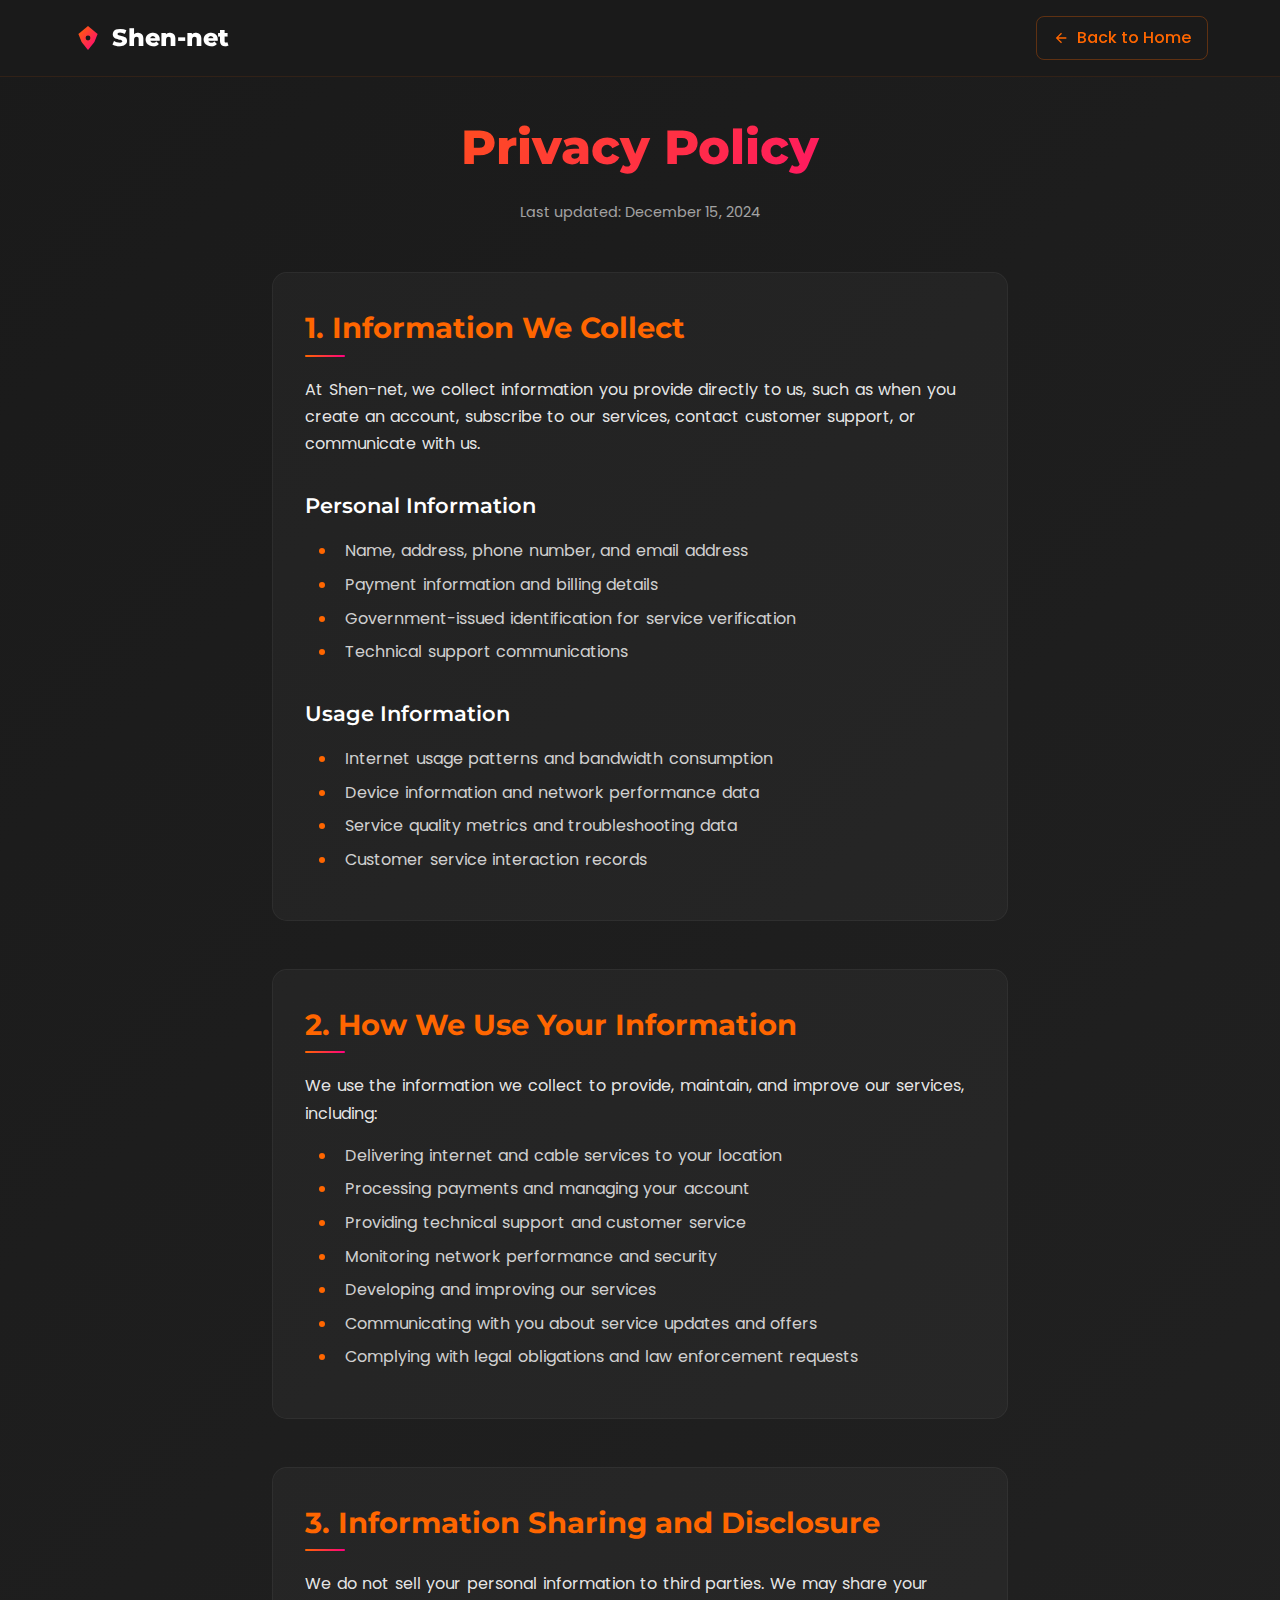
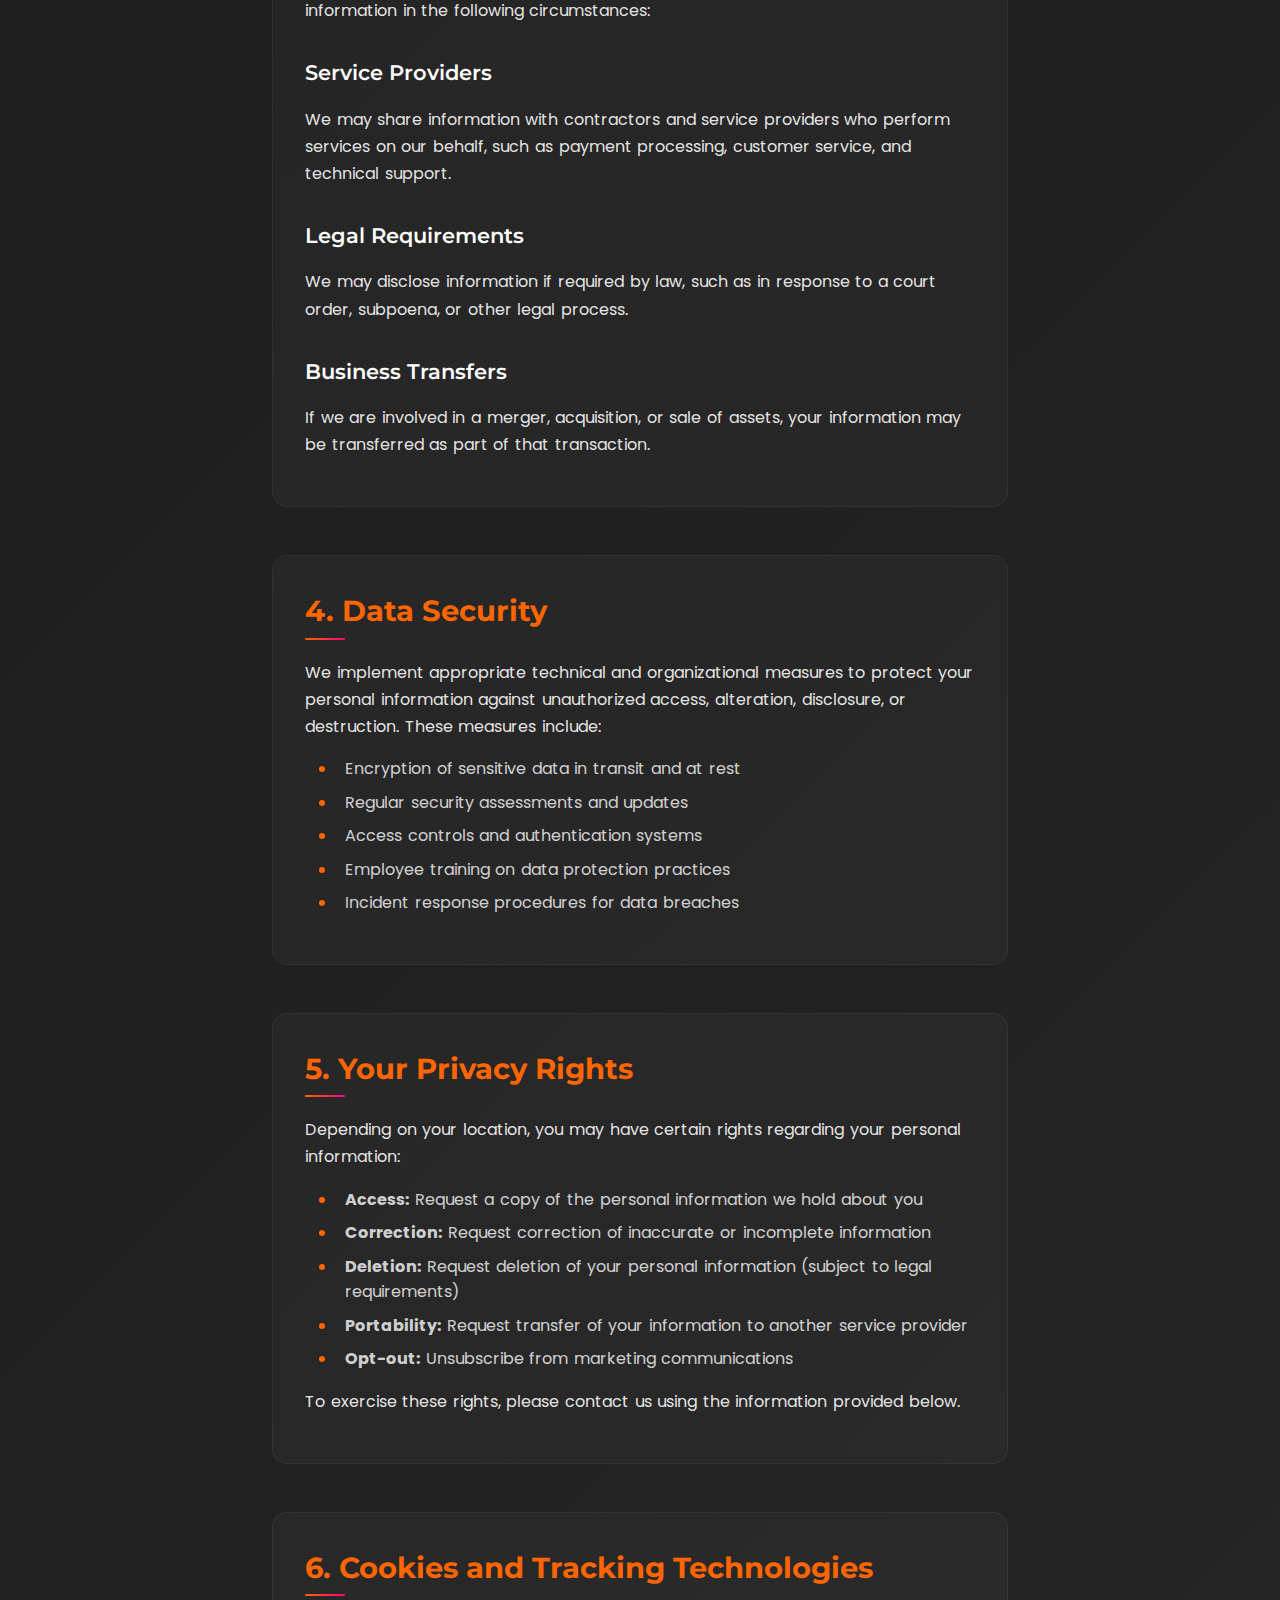
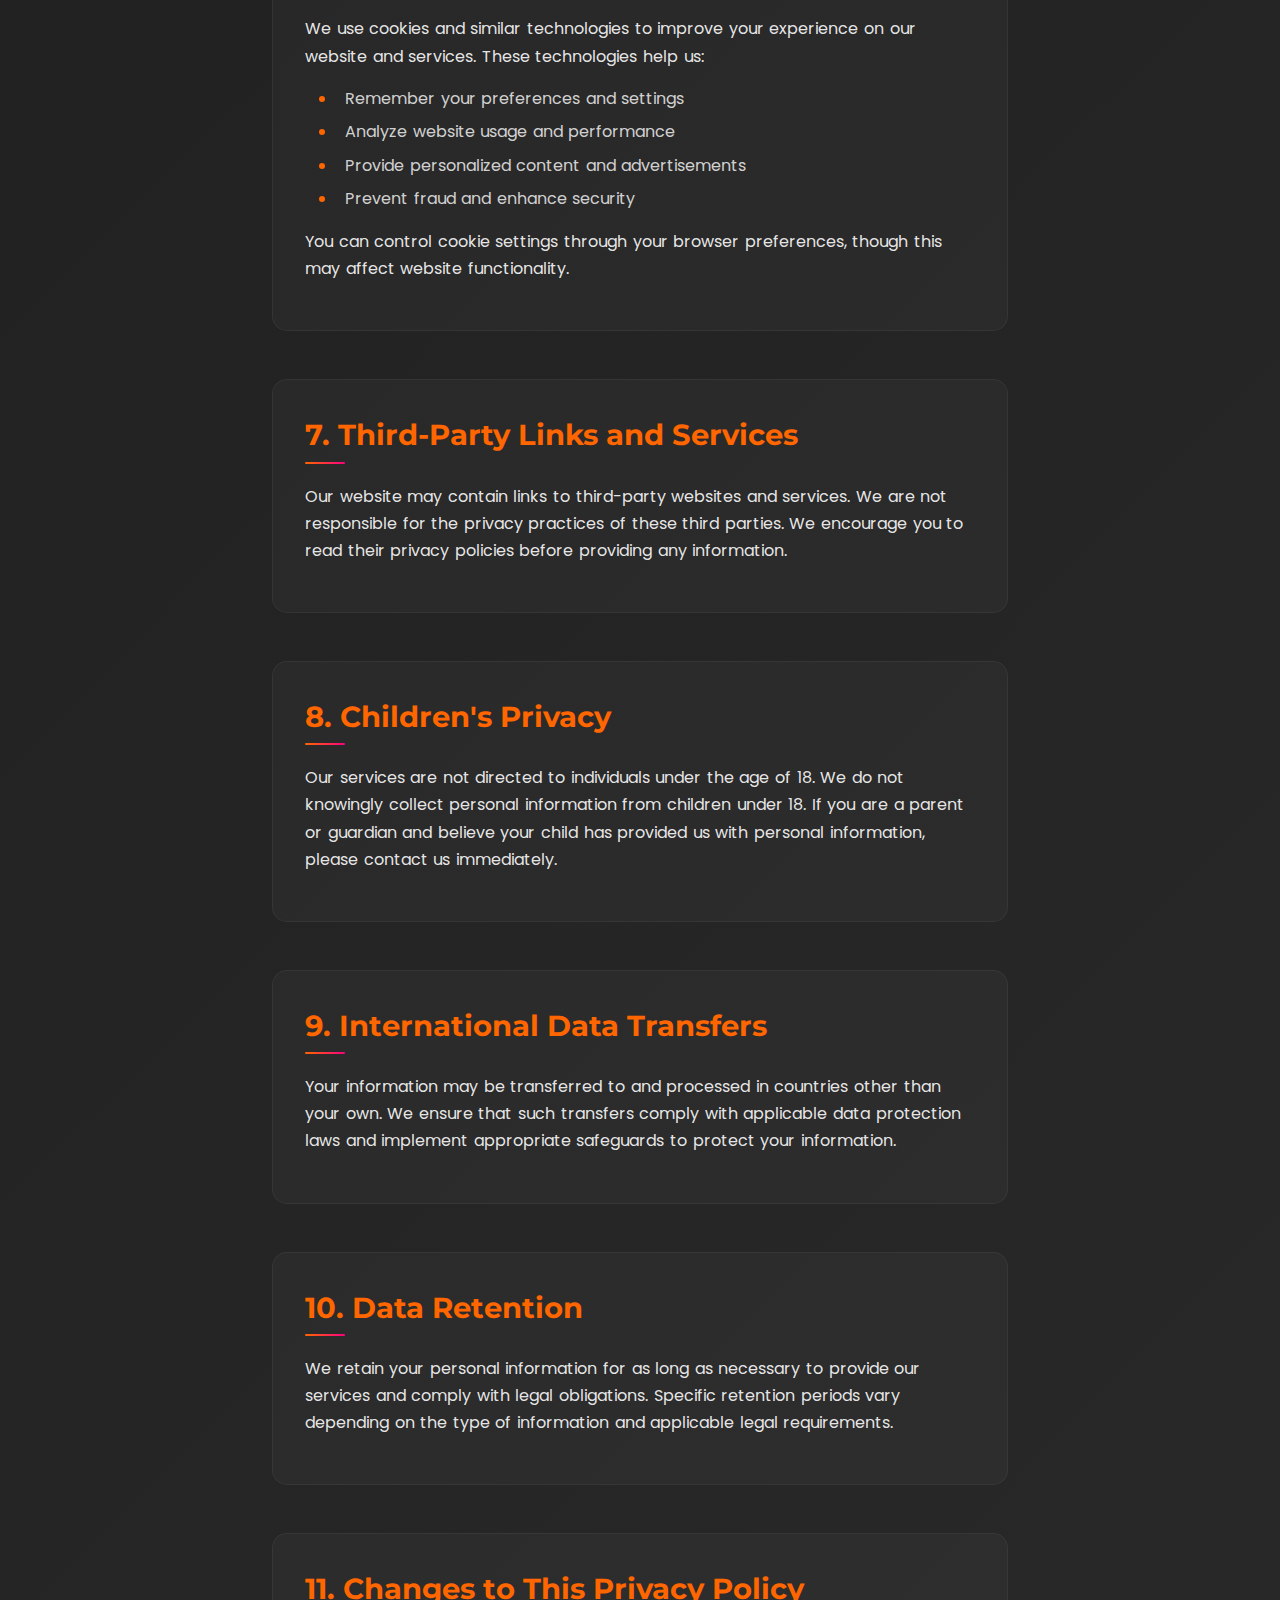
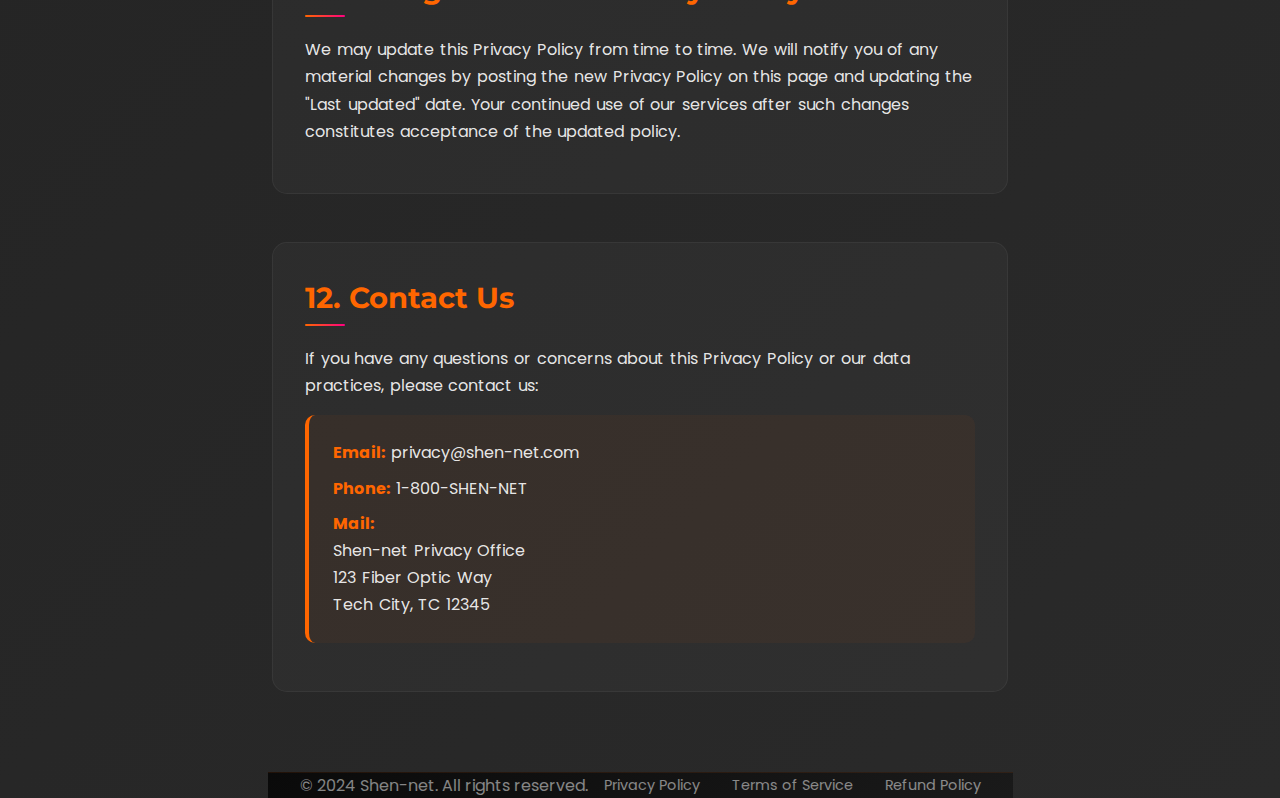
<file: privacy.html>
<!DOCTYPE html>
<html lang="en">
<head>
    <meta charset="UTF-8">
    <meta name="viewport" content="width=device-width, initial-scale=1.0">
    <title>Privacy Policy | Shen-net</title>
    <link rel="preconnect" href="https://fonts.googleapis.com">
    <link rel="preconnect" href="https://fonts.gstatic.com" crossorigin>
    <link href="https://fonts.googleapis.com/css2?family=Montserrat:wght@300;400;600;700;800&family=Poppins:wght@400;500;600&display=swap" rel="stylesheet">
    <link rel="stylesheet" href="legal-styles.css">
    <link rel="icon" type="image/x-icon" href="[data-uri]">
</head>
<body>
    <div class="legal-container">
        <header class="legal-header">
            <nav class="legal-nav">
                <div class="logo">
                    <svg width="32" height="32" viewBox="0 0 40 40">
                        <defs>
                            <linearGradient id="logoGradient" x1="0%" y1="0%" x2="100%" y2="100%">
                                <stop offset="0%" style="stop-color:#FF6600"/>
                                <stop offset="100%" style="stop-color:#FF0080"/>
                            </linearGradient>
                        </defs>
                        <path d="M20 5L32 15L28 25L20 35L12 25L8 15L20 5Z" fill="url(#logoGradient)"/>
                        <circle cx="20" cy="20" r="3" fill="#1A1A1A"/>
                    </svg>
                    <span class="logo-text">Shen-net</span>
                </div>
                <a href="index.html" class="back-link">
                    <svg width="16" height="16" viewBox="0 0 24 24" fill="currentColor">
                        <path d="M20,11V13H8L13.5,18.5L12.08,19.92L4.16,12L12.08,4.08L13.5,5.5L8,11H20Z"/>
                    </svg>
                    Back to Home
                </a>
            </nav>
        </header>

        <main class="legal-content">
            <div class="legal-wrapper">
                <h1 class="legal-title">Privacy Policy</h1>
                <p class="last-updated">Last updated: December 15, 2024</p>

                <section class="legal-section">
                    <h2>1. Information We Collect</h2>
                    <p>At Shen-net, we collect information you provide directly to us, such as when you create an account, subscribe to our services, contact customer support, or communicate with us.</p>
                    
                    <h3>Personal Information</h3>
                    <ul>
                        <li>Name, address, phone number, and email address</li>
                        <li>Payment information and billing details</li>
                        <li>Government-issued identification for service verification</li>
                        <li>Technical support communications</li>
                    </ul>

                    <h3>Usage Information</h3>
                    <ul>
                        <li>Internet usage patterns and bandwidth consumption</li>
                        <li>Device information and network performance data</li>
                        <li>Service quality metrics and troubleshooting data</li>
                        <li>Customer service interaction records</li>
                    </ul>
                </section>

                <section class="legal-section">
                    <h2>2. How We Use Your Information</h2>
                    <p>We use the information we collect to provide, maintain, and improve our services, including:</p>
                    <ul>
                        <li>Delivering internet and cable services to your location</li>
                        <li>Processing payments and managing your account</li>
                        <li>Providing technical support and customer service</li>
                        <li>Monitoring network performance and security</li>
                        <li>Developing and improving our services</li>
                        <li>Communicating with you about service updates and offers</li>
                        <li>Complying with legal obligations and law enforcement requests</li>
                    </ul>
                </section>

                <section class="legal-section">
                    <h2>3. Information Sharing and Disclosure</h2>
                    <p>We do not sell your personal information to third parties. We may share your information in the following circumstances:</p>
                    
                    <h3>Service Providers</h3>
                    <p>We may share information with contractors and service providers who perform services on our behalf, such as payment processing, customer service, and technical support.</p>
                    
                    <h3>Legal Requirements</h3>
                    <p>We may disclose information if required by law, such as in response to a court order, subpoena, or other legal process.</p>
                    
                    <h3>Business Transfers</h3>
                    <p>If we are involved in a merger, acquisition, or sale of assets, your information may be transferred as part of that transaction.</p>
                </section>

                <section class="legal-section">
                    <h2>4. Data Security</h2>
                    <p>We implement appropriate technical and organizational measures to protect your personal information against unauthorized access, alteration, disclosure, or destruction. These measures include:</p>
                    <ul>
                        <li>Encryption of sensitive data in transit and at rest</li>
                        <li>Regular security assessments and updates</li>
                        <li>Access controls and authentication systems</li>
                        <li>Employee training on data protection practices</li>
                        <li>Incident response procedures for data breaches</li>
                    </ul>
                </section>

                <section class="legal-section">
                    <h2>5. Your Privacy Rights</h2>
                    <p>Depending on your location, you may have certain rights regarding your personal information:</p>
                    <ul>
                        <li><strong>Access:</strong> Request a copy of the personal information we hold about you</li>
                        <li><strong>Correction:</strong> Request correction of inaccurate or incomplete information</li>
                        <li><strong>Deletion:</strong> Request deletion of your personal information (subject to legal requirements)</li>
                        <li><strong>Portability:</strong> Request transfer of your information to another service provider</li>
                        <li><strong>Opt-out:</strong> Unsubscribe from marketing communications</li>
                    </ul>
                    <p>To exercise these rights, please contact us using the information provided below.</p>
                </section>

                <section class="legal-section">
                    <h2>6. Cookies and Tracking Technologies</h2>
                    <p>We use cookies and similar technologies to improve your experience on our website and services. These technologies help us:</p>
                    <ul>
                        <li>Remember your preferences and settings</li>
                        <li>Analyze website usage and performance</li>
                        <li>Provide personalized content and advertisements</li>
                        <li>Prevent fraud and enhance security</li>
                    </ul>
                    <p>You can control cookie settings through your browser preferences, though this may affect website functionality.</p>
                </section>

                <section class="legal-section">
                    <h2>7. Third-Party Links and Services</h2>
                    <p>Our website may contain links to third-party websites and services. We are not responsible for the privacy practices of these third parties. We encourage you to read their privacy policies before providing any information.</p>
                </section>

                <section class="legal-section">
                    <h2>8. Children's Privacy</h2>
                    <p>Our services are not directed to individuals under the age of 18. We do not knowingly collect personal information from children under 18. If you are a parent or guardian and believe your child has provided us with personal information, please contact us immediately.</p>
                </section>

                <section class="legal-section">
                    <h2>9. International Data Transfers</h2>
                    <p>Your information may be transferred to and processed in countries other than your own. We ensure that such transfers comply with applicable data protection laws and implement appropriate safeguards to protect your information.</p>
                </section>

                <section class="legal-section">
                    <h2>10. Data Retention</h2>
                    <p>We retain your personal information for as long as necessary to provide our services and comply with legal obligations. Specific retention periods vary depending on the type of information and applicable legal requirements.</p>
                </section>

                <section class="legal-section">
                    <h2>11. Changes to This Privacy Policy</h2>
                    <p>We may update this Privacy Policy from time to time. We will notify you of any material changes by posting the new Privacy Policy on this page and updating the "Last updated" date. Your continued use of our services after such changes constitutes acceptance of the updated policy.</p>
                </section>

                <section class="legal-section">
                    <h2>12. Contact Us</h2>
                    <p>If you have any questions or concerns about this Privacy Policy or our data practices, please contact us:</p>
                    <div class="contact-info">
                        <p><strong>Email:</strong> privacy@shen-net.com</p>
                        <p><strong>Phone:</strong> 1-800-SHEN-NET</p>
                        <p><strong>Mail:</strong><br>
                        Shen-net Privacy Office<br>
                        123 Fiber Optic Way<br>
                        Tech City, TC 12345</p>
                    </div>
                </section>
            </div>
        </main>

        <footer class="legal-footer">
            <p>&copy; 2024 Shen-net. All rights reserved.</p>
            <div class="footer-links">
                <a href="privacy.html">Privacy Policy</a>
                <a href="terms.html">Terms of Service</a>
                <a href="refund.html">Refund Policy</a>
            </div>
        </footer>
    </div>
</body>
</html>
</file>
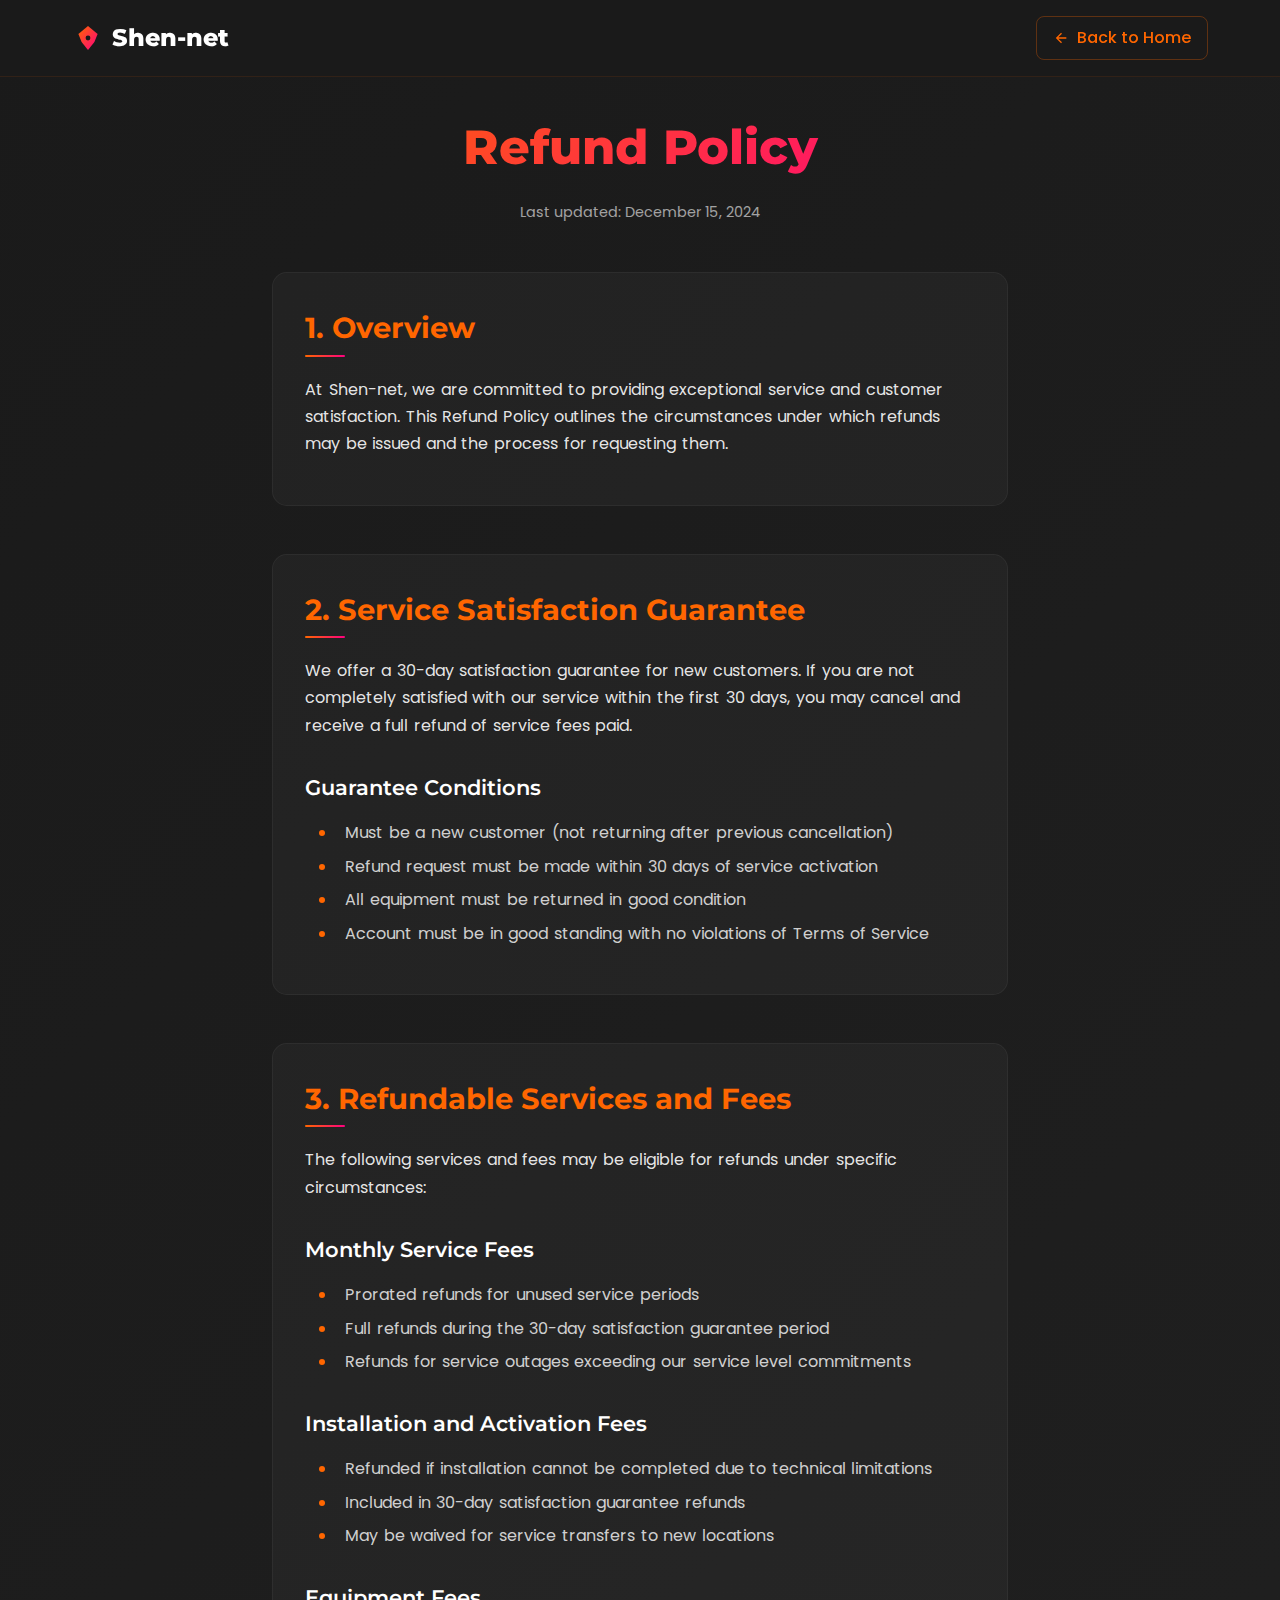
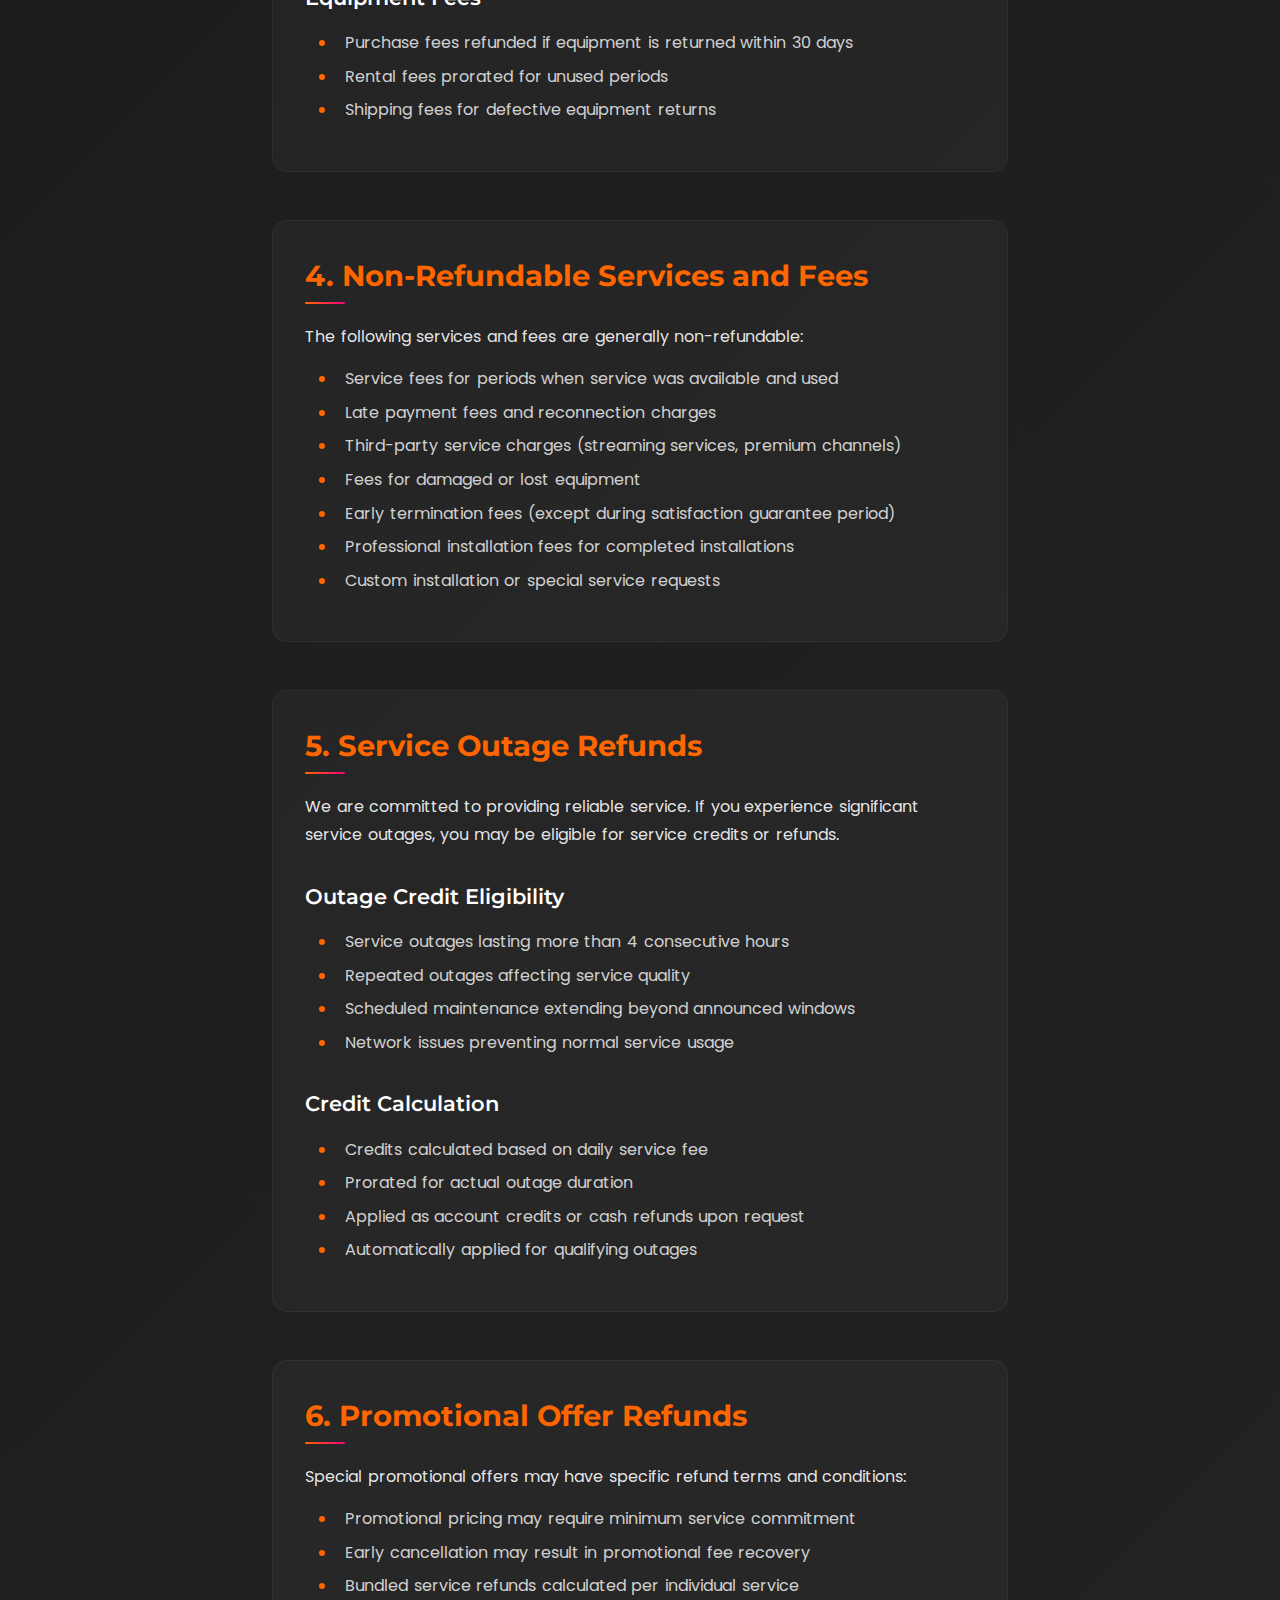
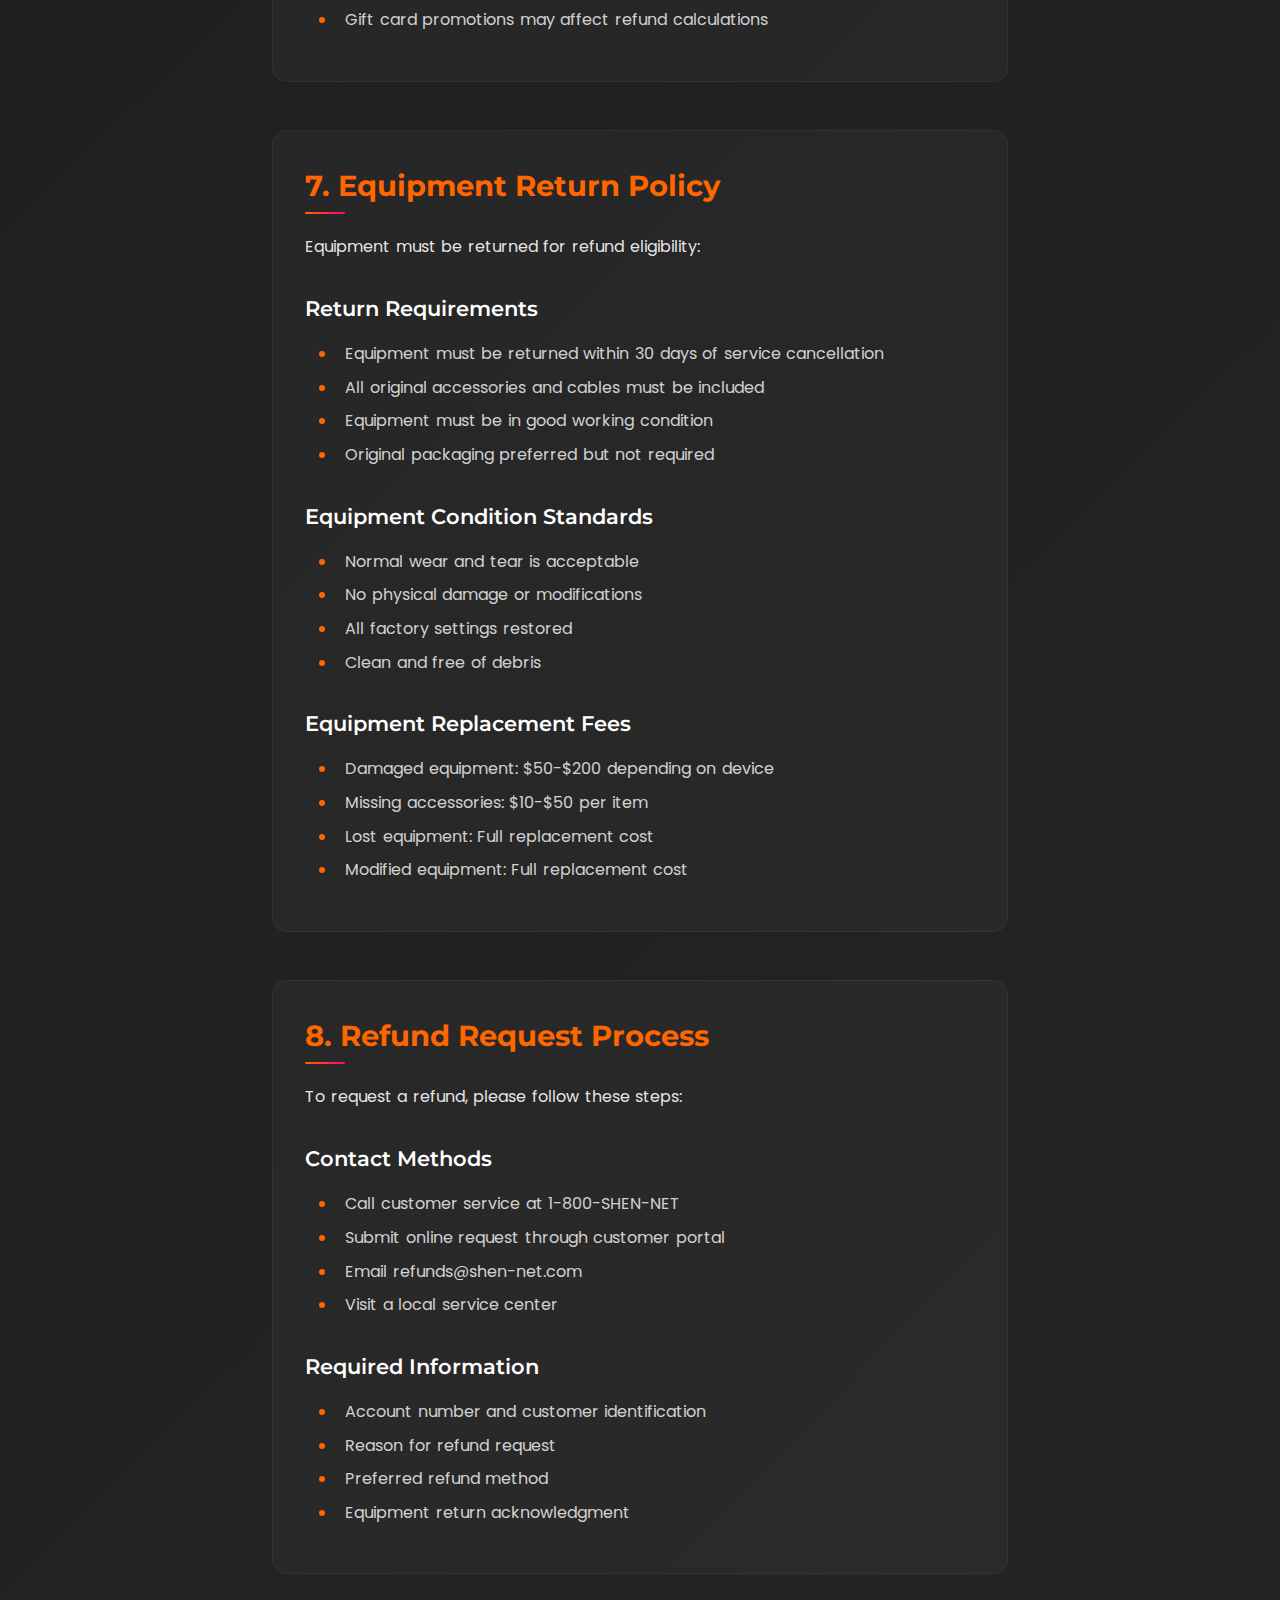
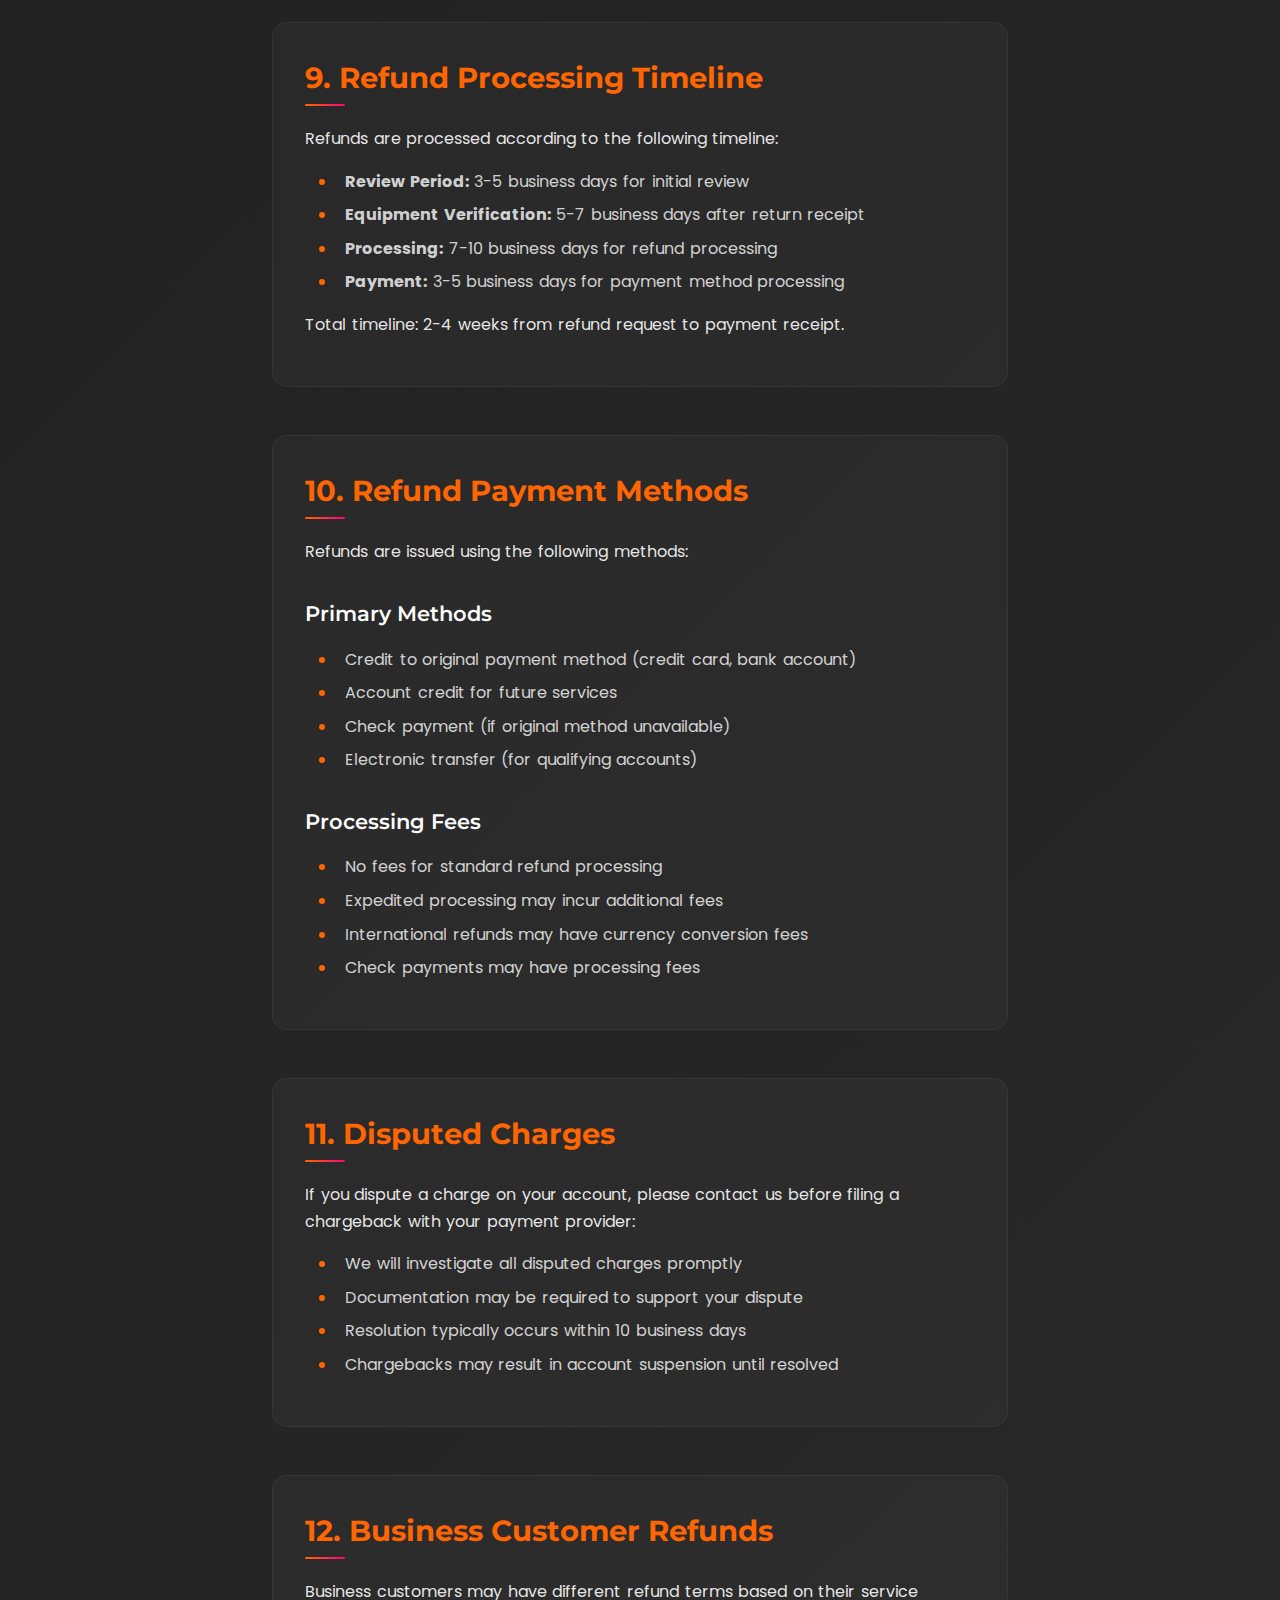
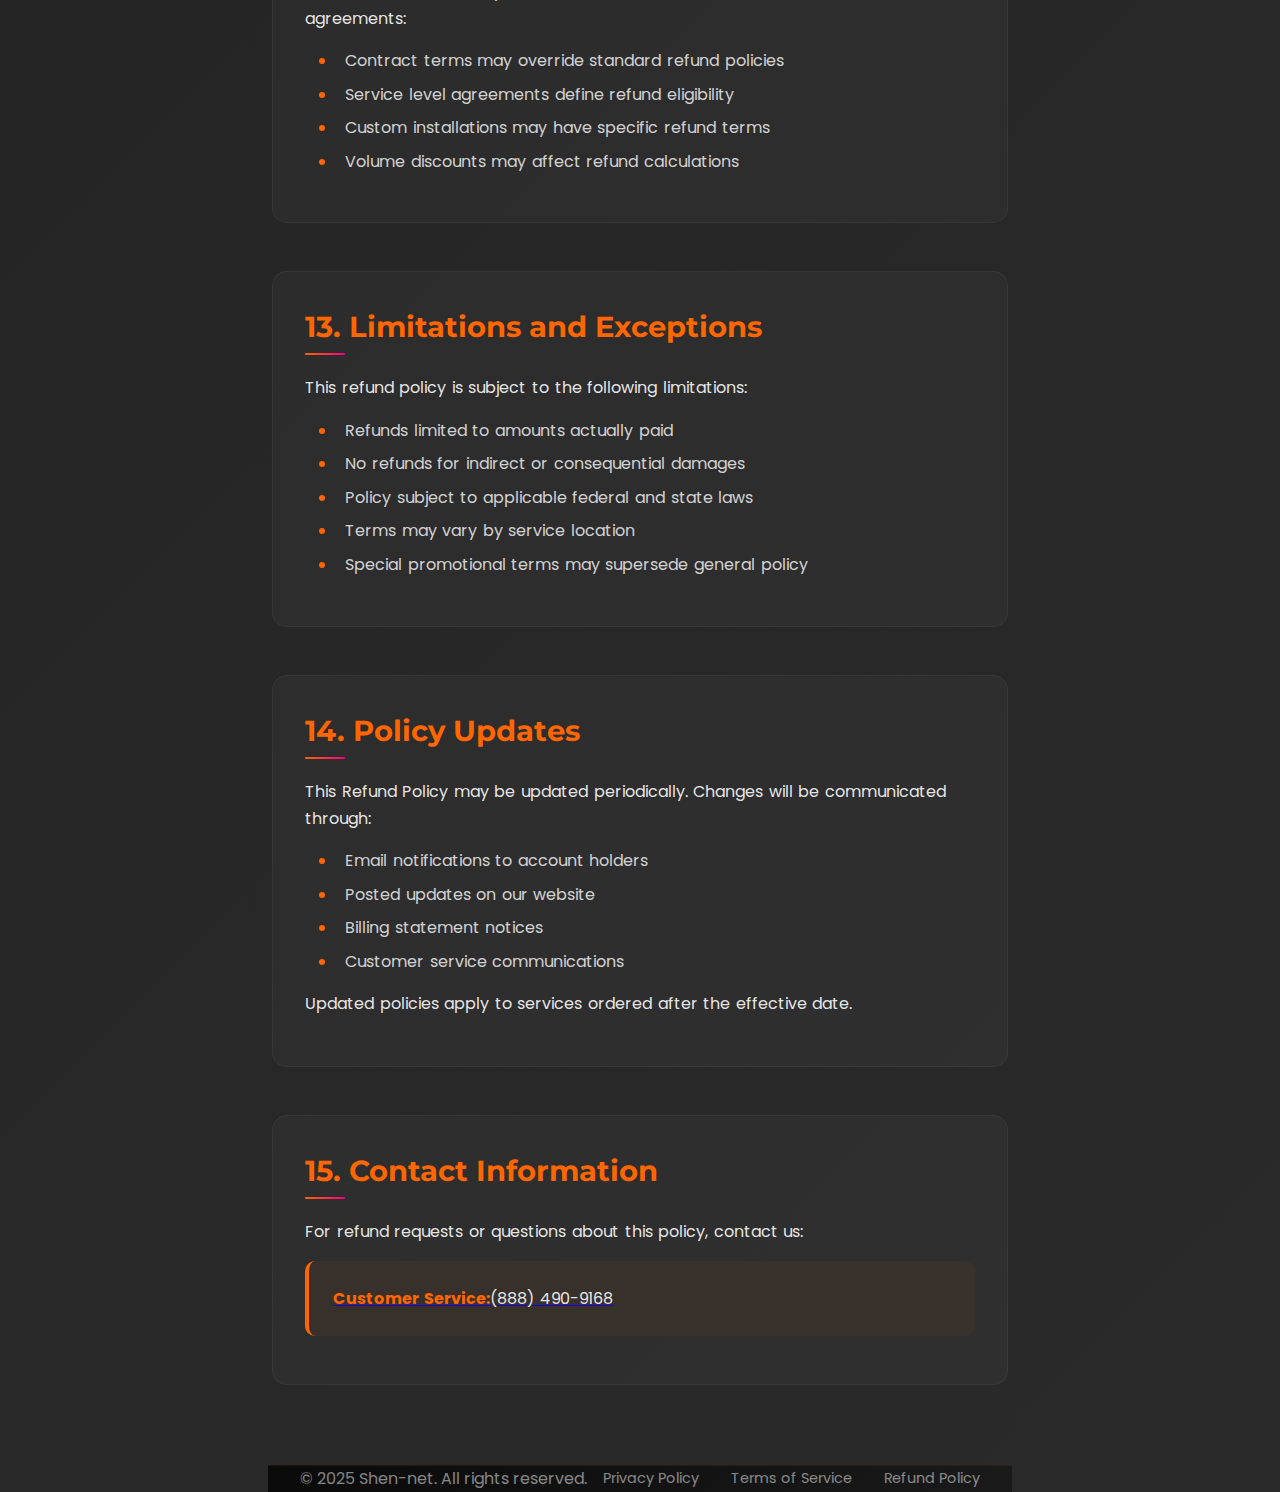
<file: refund.html>
<!DOCTYPE html>
<html lang="en">
<head>
    <meta charset="UTF-8">
    <meta name="viewport" content="width=device-width, initial-scale=1.0">
    <title>Refund Policy | Shen-net</title>
    <link rel="preconnect" href="https://fonts.googleapis.com">
    <link rel="preconnect" href="https://fonts.gstatic.com" crossorigin>
    <link href="https://fonts.googleapis.com/css2?family=Montserrat:wght@300;400;600;700;800&family=Poppins:wght@400;500;600&display=swap" rel="stylesheet">
    <link rel="stylesheet" href="legal-styles.css">
    <link rel="icon" type="image/x-icon" href="[data-uri]">
</head>
<body>
    <div class="legal-container">
        <header class="legal-header">
            <nav class="legal-nav">
                <div class="logo">
                    <svg width="32" height="32" viewBox="0 0 40 40">
                        <defs>
                            <linearGradient id="logoGradient" x1="0%" y1="0%" x2="100%" y2="100%">
                                <stop offset="0%" style="stop-color:#FF6600"/>
                                <stop offset="100%" style="stop-color:#FF0080"/>
                            </linearGradient>
                        </defs>
                        <path d="M20 5L32 15L28 25L20 35L12 25L8 15L20 5Z" fill="url(#logoGradient)"/>
                        <circle cx="20" cy="20" r="3" fill="#1A1A1A"/>
                    </svg>
                    <span class="logo-text">Shen-net</span>
                </div>
                <a href="index.html" class="back-link">
                    <svg width="16" height="16" viewBox="0 0 24 24" fill="currentColor">
                        <path d="M20,11V13H8L13.5,18.5L12.08,19.92L4.16,12L12.08,4.08L13.5,5.5L8,11H20Z"/>
                    </svg>
                    Back to Home
                </a>
            </nav>
        </header>

        <main class="legal-content">
            <div class="legal-wrapper">
                <h1 class="legal-title">Refund Policy</h1>
                <p class="last-updated">Last updated: December 15, 2024</p>

                <section class="legal-section">
                    <h2>1. Overview</h2>
                    <p>At Shen-net, we are committed to providing exceptional service and customer satisfaction. This Refund Policy outlines the circumstances under which refunds may be issued and the process for requesting them.</p>
                </section>

                <section class="legal-section">
                    <h2>2. Service Satisfaction Guarantee</h2>
                    <p>We offer a 30-day satisfaction guarantee for new customers. If you are not completely satisfied with our service within the first 30 days, you may cancel and receive a full refund of service fees paid.</p>
                    
                    <h3>Guarantee Conditions</h3>
                    <ul>
                        <li>Must be a new customer (not returning after previous cancellation)</li>
                        <li>Refund request must be made within 30 days of service activation</li>
                        <li>All equipment must be returned in good condition</li>
                        <li>Account must be in good standing with no violations of Terms of Service</li>
                    </ul>
                </section>

                <section class="legal-section">
                    <h2>3. Refundable Services and Fees</h2>
                    <p>The following services and fees may be eligible for refunds under specific circumstances:</p>
                    
                    <h3>Monthly Service Fees</h3>
                    <ul>
                        <li>Prorated refunds for unused service periods</li>
                        <li>Full refunds during the 30-day satisfaction guarantee period</li>
                        <li>Refunds for service outages exceeding our service level commitments</li>
                    </ul>

                    <h3>Installation and Activation Fees</h3>
                    <ul>
                        <li>Refunded if installation cannot be completed due to technical limitations</li>
                        <li>Included in 30-day satisfaction guarantee refunds</li>
                        <li>May be waived for service transfers to new locations</li>
                    </ul>

                    <h3>Equipment Fees</h3>
                    <ul>
                        <li>Purchase fees refunded if equipment is returned within 30 days</li>
                        <li>Rental fees prorated for unused periods</li>
                        <li>Shipping fees for defective equipment returns</li>
                    </ul>
                </section>

                <section class="legal-section">
                    <h2>4. Non-Refundable Services and Fees</h2>
                    <p>The following services and fees are generally non-refundable:</p>
                    <ul>
                        <li>Service fees for periods when service was available and used</li>
                        <li>Late payment fees and reconnection charges</li>
                        <li>Third-party service charges (streaming services, premium channels)</li>
                        <li>Fees for damaged or lost equipment</li>
                        <li>Early termination fees (except during satisfaction guarantee period)</li>
                        <li>Professional installation fees for completed installations</li>
                        <li>Custom installation or special service requests</li>
                    </ul>
                </section>

                <section class="legal-section">
                    <h2>5. Service Outage Refunds</h2>
                    <p>We are committed to providing reliable service. If you experience significant service outages, you may be eligible for service credits or refunds.</p>
                    
                    <h3>Outage Credit Eligibility</h3>
                    <ul>
                        <li>Service outages lasting more than 4 consecutive hours</li>
                        <li>Repeated outages affecting service quality</li>
                        <li>Scheduled maintenance extending beyond announced windows</li>
                        <li>Network issues preventing normal service usage</li>
                    </ul>

                    <h3>Credit Calculation</h3>
                    <ul>
                        <li>Credits calculated based on daily service fee</li>
                        <li>Prorated for actual outage duration</li>
                        <li>Applied as account credits or cash refunds upon request</li>
                        <li>Automatically applied for qualifying outages</li>
                    </ul>
                </section>

                <section class="legal-section">
                    <h2>6. Promotional Offer Refunds</h2>
                    <p>Special promotional offers may have specific refund terms and conditions:</p>
                    <ul>
                        <li>Promotional pricing may require minimum service commitment</li>
                        <li>Early cancellation may result in promotional fee recovery</li>
                        <li>Bundled service refunds calculated per individual service</li>
                        <li>Gift card promotions may affect refund calculations</li>
                    </ul>
                </section>

                <section class="legal-section">
                    <h2>7. Equipment Return Policy</h2>
                    <p>Equipment must be returned for refund eligibility:</p>
                    
                    <h3>Return Requirements</h3>
                    <ul>
                        <li>Equipment must be returned within 30 days of service cancellation</li>
                        <li>All original accessories and cables must be included</li>
                        <li>Equipment must be in good working condition</li>
                        <li>Original packaging preferred but not required</li>
                    </ul>

                    <h3>Equipment Condition Standards</h3>
                    <ul>
                        <li>Normal wear and tear is acceptable</li>
                        <li>No physical damage or modifications</li>
                        <li>All factory settings restored</li>
                        <li>Clean and free of debris</li>
                    </ul>

                    <h3>Equipment Replacement Fees</h3>
                    <ul>
                        <li>Damaged equipment: $50-$200 depending on device</li>
                        <li>Missing accessories: $10-$50 per item</li>
                        <li>Lost equipment: Full replacement cost</li>
                        <li>Modified equipment: Full replacement cost</li>
                    </ul>
                </section>

                <section class="legal-section">
                    <h2>8. Refund Request Process</h2>
                    <p>To request a refund, please follow these steps:</p>
                    
                    <h3>Contact Methods</h3>
                    <ul>
                        <li>Call customer service at 1-800-SHEN-NET</li>
                        <li>Submit online request through customer portal</li>
                        <li>Email refunds@shen-net.com</li>
                        <li>Visit a local service center</li>
                    </ul>

                    <h3>Required Information</h3>
                    <ul>
                        <li>Account number and customer identification</li>
                        <li>Reason for refund request</li>
                        <li>Preferred refund method</li>
                        <li>Equipment return acknowledgment</li>
                    </ul>
                </section>

                <section class="legal-section">
                    <h2>9. Refund Processing Timeline</h2>
                    <p>Refunds are processed according to the following timeline:</p>
                    <ul>
                        <li><strong>Review Period:</strong> 3-5 business days for initial review</li>
                        <li><strong>Equipment Verification:</strong> 5-7 business days after return receipt</li>
                        <li><strong>Processing:</strong> 7-10 business days for refund processing</li>
                        <li><strong>Payment:</strong> 3-5 business days for payment method processing</li>
                    </ul>
                    <p>Total timeline: 2-4 weeks from refund request to payment receipt.</p>
                </section>

                <section class="legal-section">
                    <h2>10. Refund Payment Methods</h2>
                    <p>Refunds are issued using the following methods:</p>
                    
                    <h3>Primary Methods</h3>
                    <ul>
                        <li>Credit to original payment method (credit card, bank account)</li>
                        <li>Account credit for future services</li>
                        <li>Check payment (if original method unavailable)</li>
                        <li>Electronic transfer (for qualifying accounts)</li>
                    </ul>

                    <h3>Processing Fees</h3>
                    <ul>
                        <li>No fees for standard refund processing</li>
                        <li>Expedited processing may incur additional fees</li>
                        <li>International refunds may have currency conversion fees</li>
                        <li>Check payments may have processing fees</li>
                    </ul>
                </section>

                <section class="legal-section">
                    <h2>11. Disputed Charges</h2>
                    <p>If you dispute a charge on your account, please contact us before filing a chargeback with your payment provider:</p>
                    <ul>
                        <li>We will investigate all disputed charges promptly</li>
                        <li>Documentation may be required to support your dispute</li>
                        <li>Resolution typically occurs within 10 business days</li>
                        <li>Chargebacks may result in account suspension until resolved</li>
                    </ul>
                </section>

                <section class="legal-section">
                    <h2>12. Business Customer Refunds</h2>
                    <p>Business customers may have different refund terms based on their service agreements:</p>
                    <ul>
                        <li>Contract terms may override standard refund policies</li>
                        <li>Service level agreements define refund eligibility</li>
                        <li>Custom installations may have specific refund terms</li>
                        <li>Volume discounts may affect refund calculations</li>
                    </ul>
                </section>

                <section class="legal-section">
                    <h2>13. Limitations and Exceptions</h2>
                    <p>This refund policy is subject to the following limitations:</p>
                    <ul>
                        <li>Refunds limited to amounts actually paid</li>
                        <li>No refunds for indirect or consequential damages</li>
                        <li>Policy subject to applicable federal and state laws</li>
                        <li>Terms may vary by service location</li>
                        <li>Special promotional terms may supersede general policy</li>
                    </ul>
                </section>

                <section class="legal-section">
                    <h2>14. Policy Updates</h2>
                    <p>This Refund Policy may be updated periodically. Changes will be communicated through:</p>
                    <ul>
                        <li>Email notifications to account holders</li>
                        <li>Posted updates on our website</li>
                        <li>Billing statement notices</li>
                        <li>Customer service communications</li>
                    </ul>
                    <p>Updated policies apply to services ordered after the effective date.</p>
                </section>

                <section class="legal-section">
                    <h2>15. Contact Information</h2>
                    <p>For refund requests or questions about this policy, contact us:</p>
                    <div class="contact-info">
                       <a href="tel:+18884909168">   <p><strong>Customer Service:</strong>(888) 490-9168</p></a>
                    
                       
                     
                     
                    </div>
                </section>
            </div>
        </main>

        <footer class="legal-footer">
            <p>&copy; 2025 Shen-net. All rights reserved.</p>
            <div class="footer-links">
                <a href="privacy.html">Privacy Policy</a>
                <a href="terms.html">Terms of Service</a>
                <a href="refund.html">Refund Policy</a>
            </div>
        </footer>
    </div>
</body>
</html>
</file>
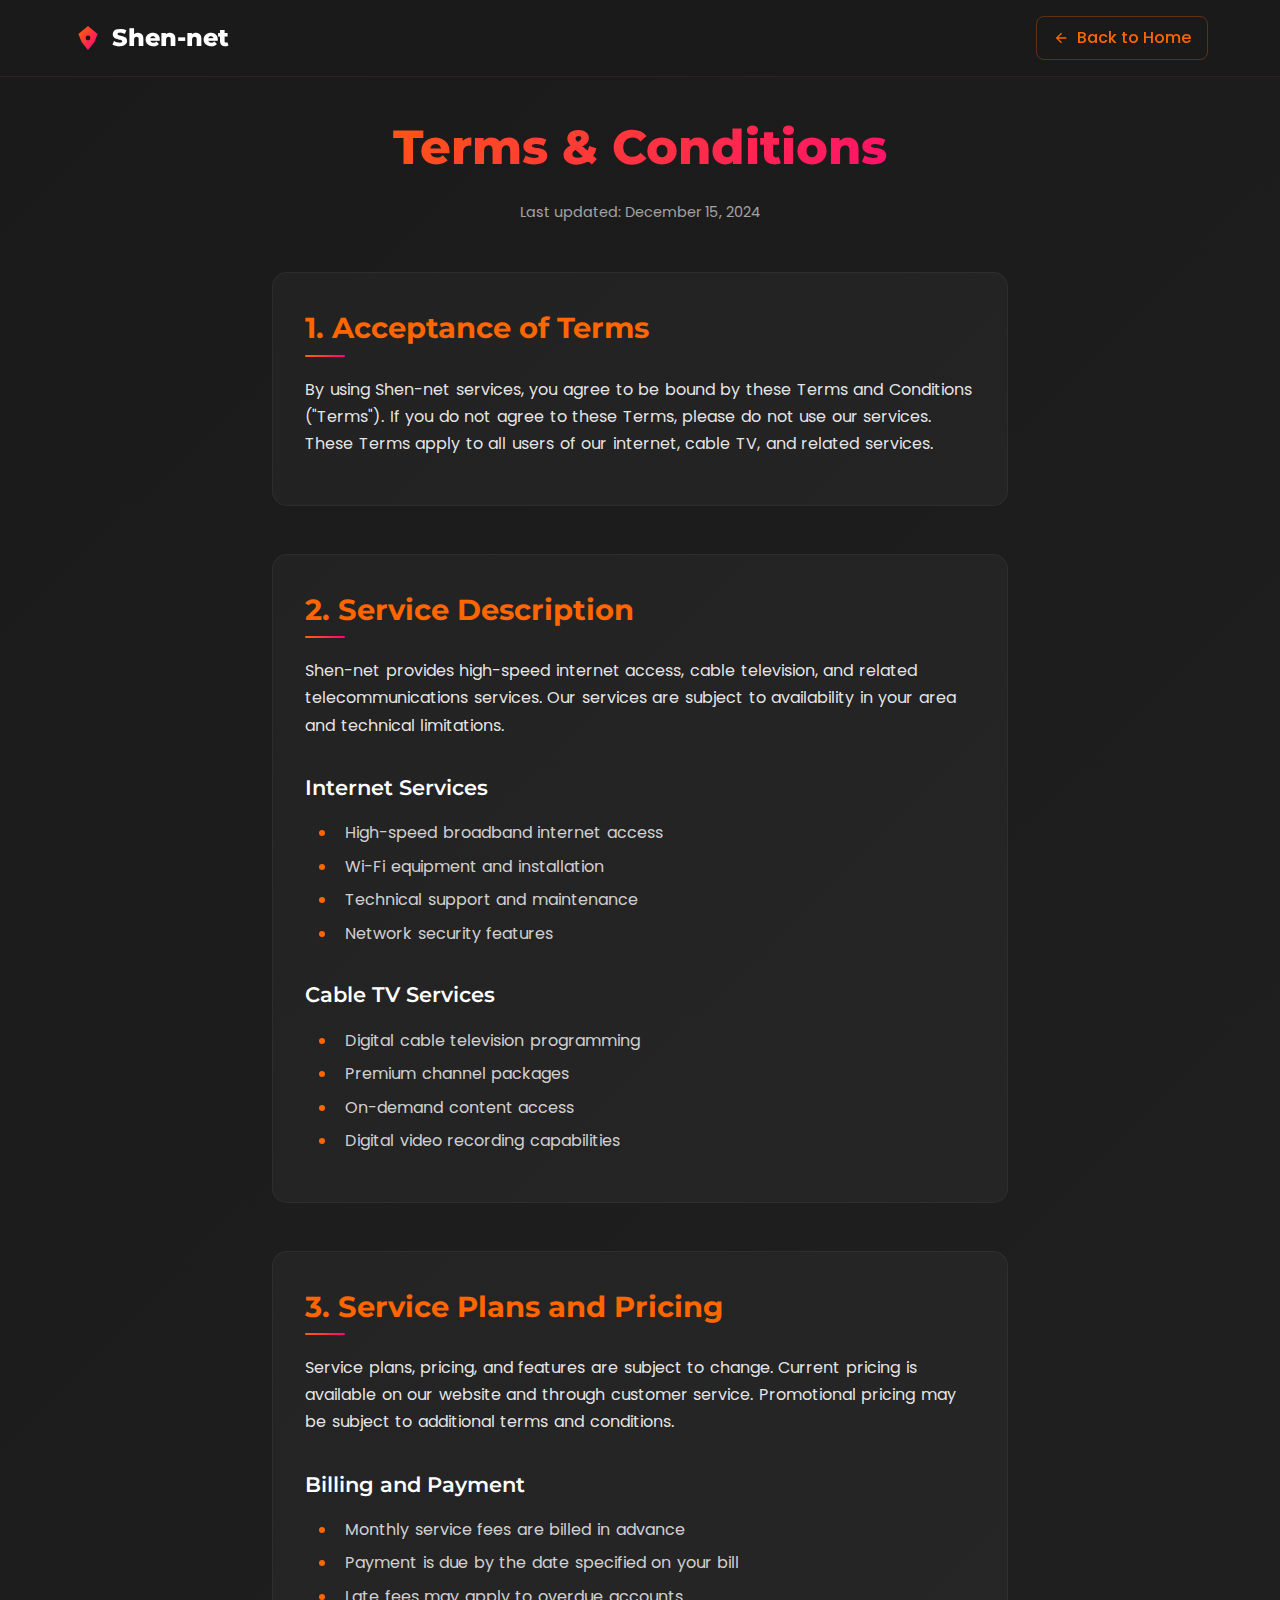
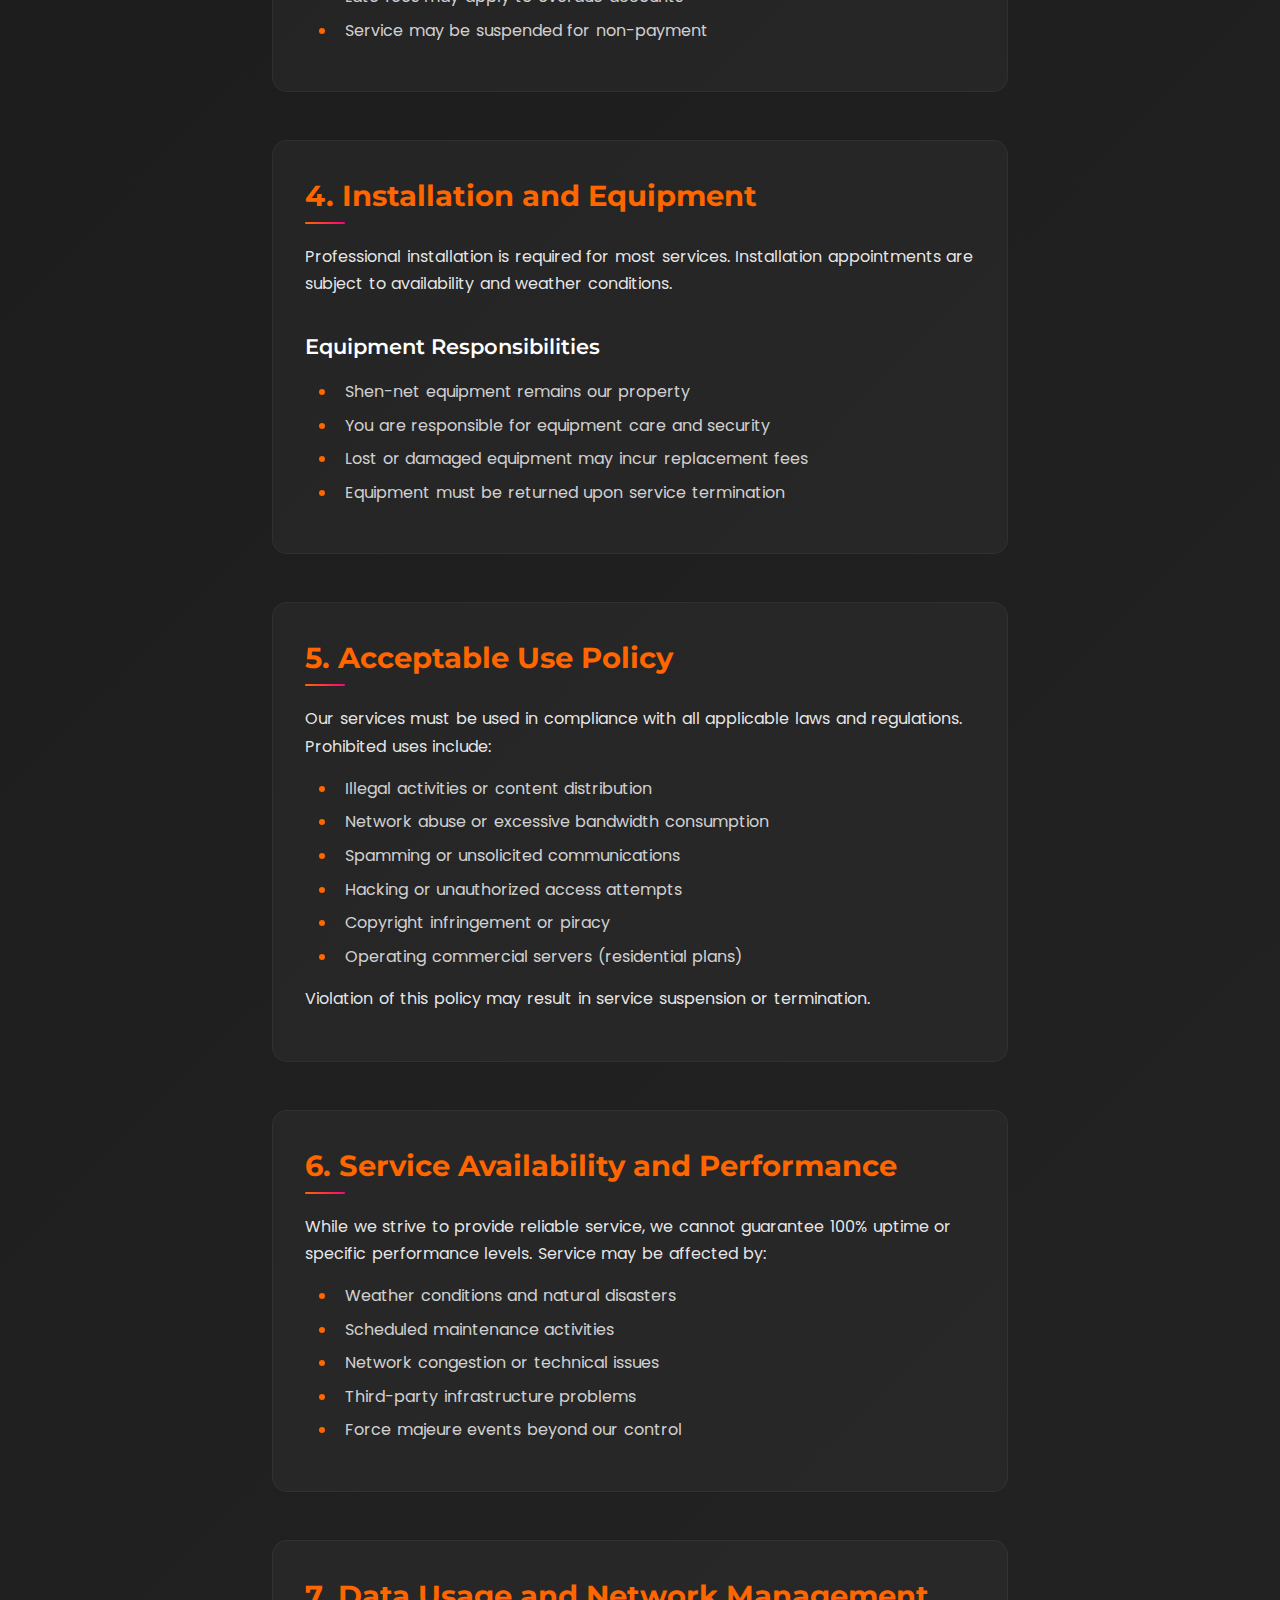
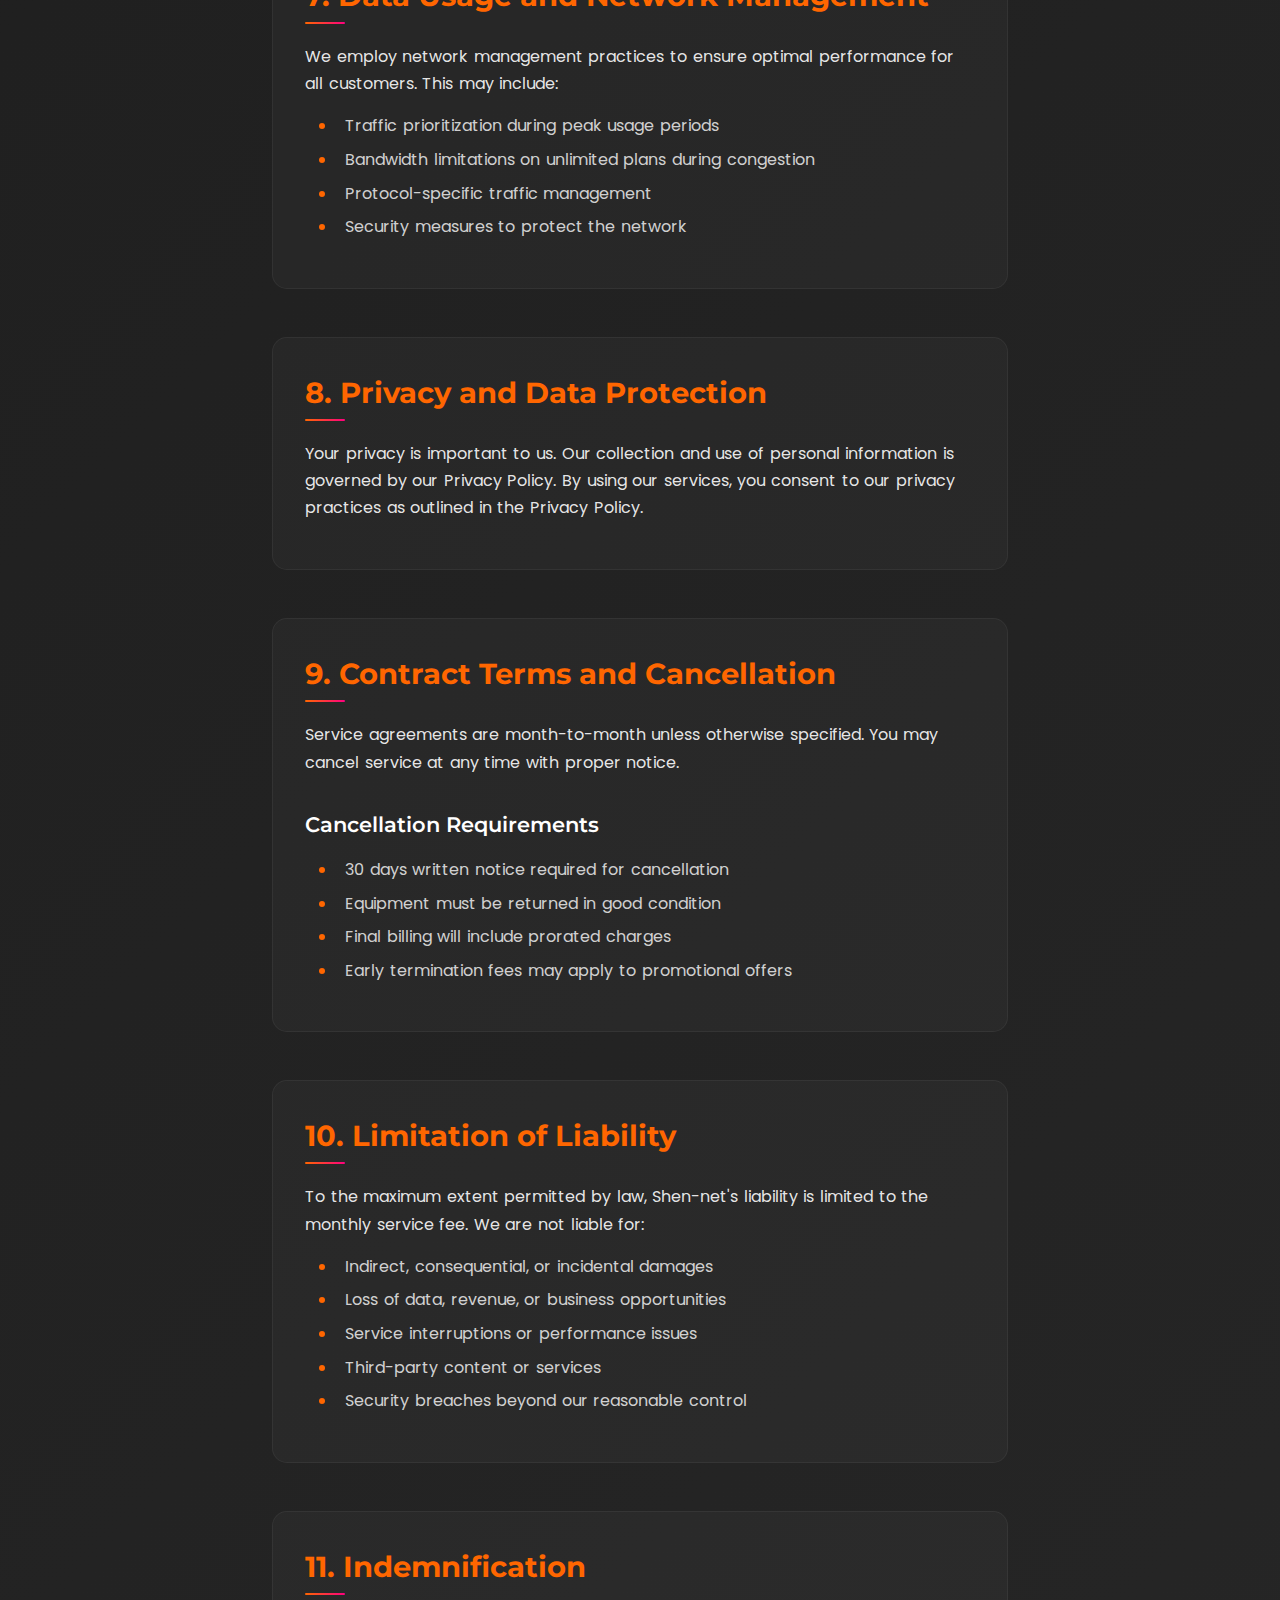
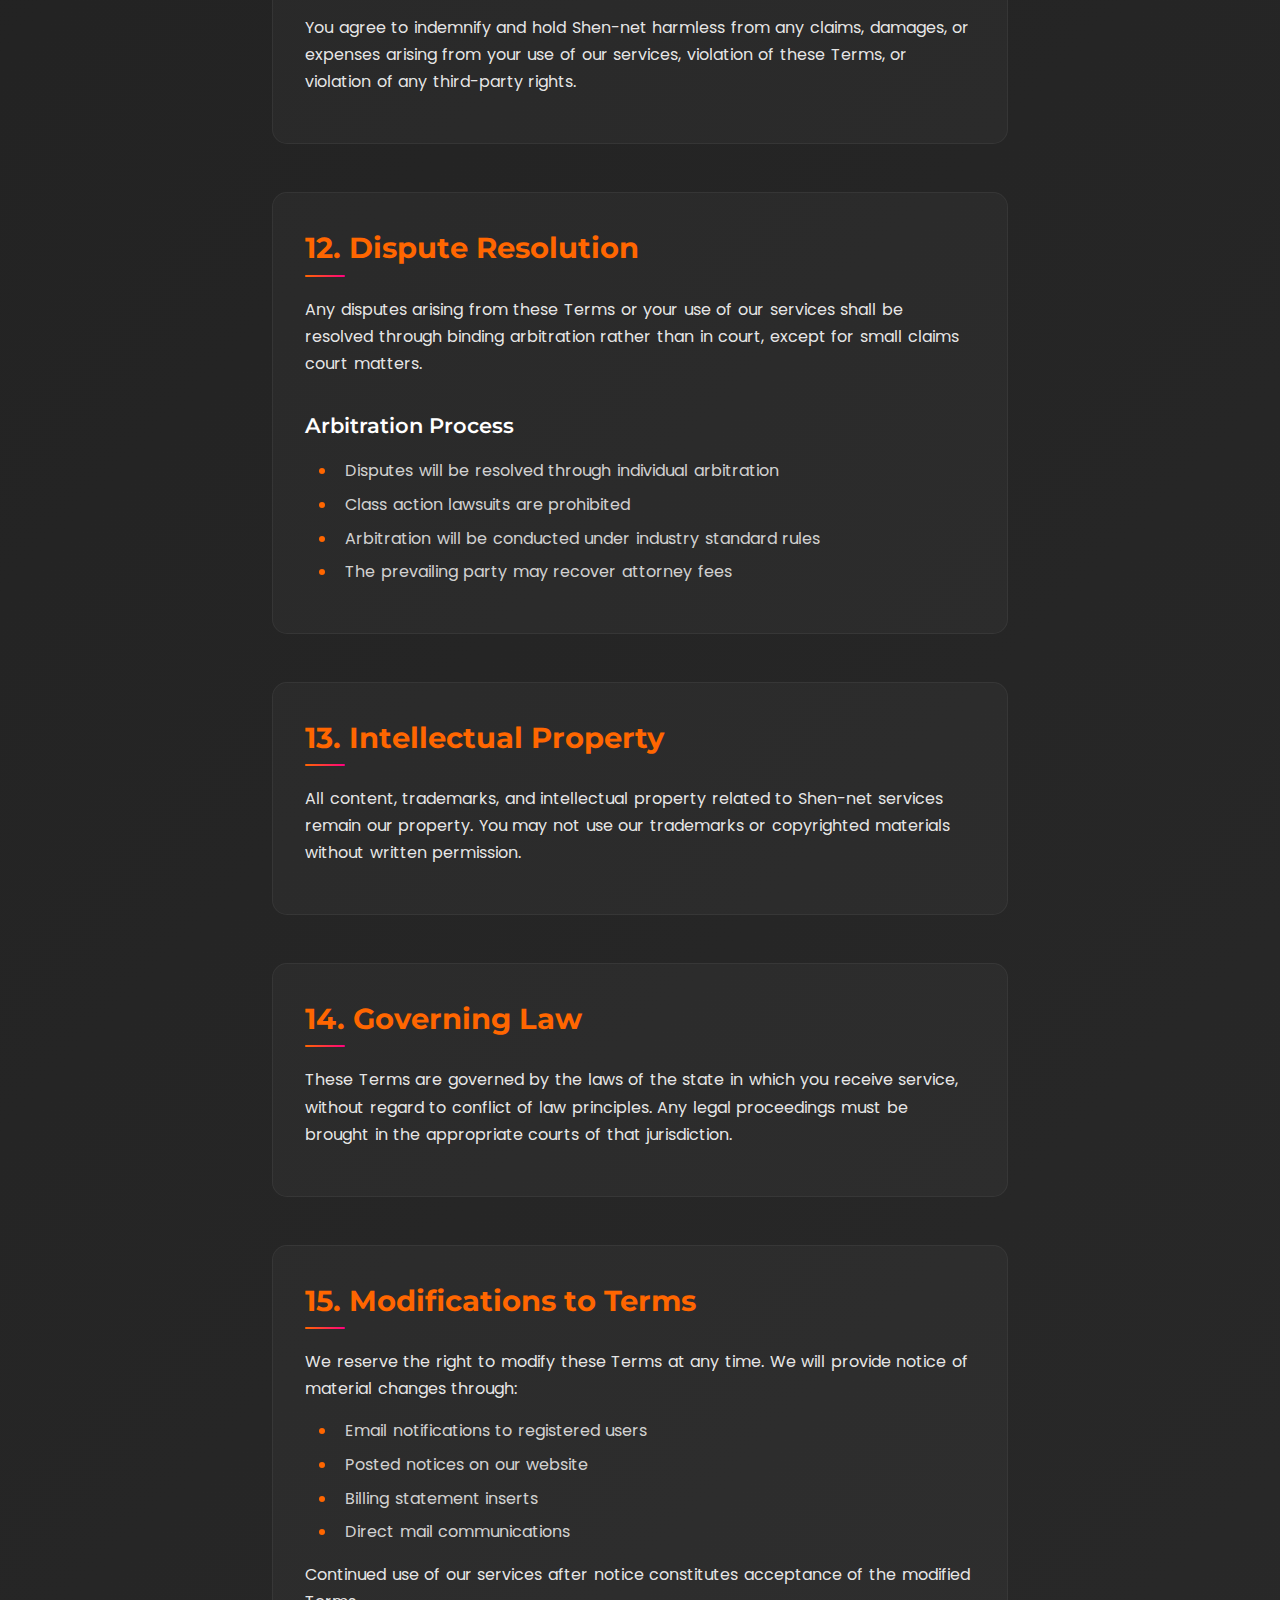
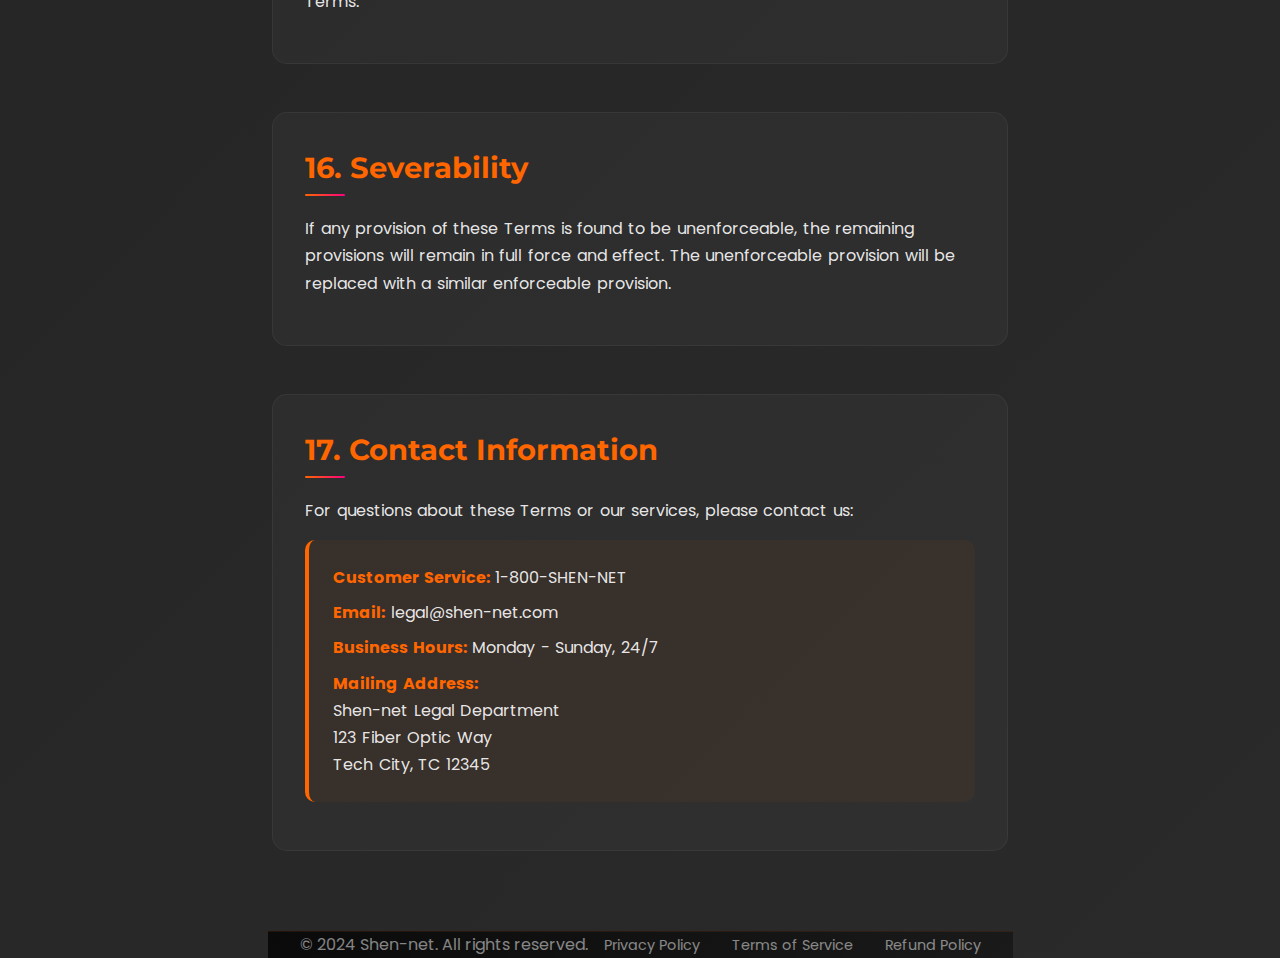
<file: terms.html>
<!DOCTYPE html>
<html lang="en">
<head>
    <meta charset="UTF-8">
    <meta name="viewport" content="width=device-width, initial-scale=1.0">
    <title>Terms & Conditions | Shen-net</title>
    <link rel="preconnect" href="https://fonts.googleapis.com">
    <link rel="preconnect" href="https://fonts.gstatic.com" crossorigin>
    <link href="https://fonts.googleapis.com/css2?family=Montserrat:wght@300;400;600;700;800&family=Poppins:wght@400;500;600&display=swap" rel="stylesheet">
    <link rel="stylesheet" href="legal-styles.css">
    <link rel="icon" type="image/x-icon" href="[data-uri]">
</head>
<body>
    <div class="legal-container">
        <header class="legal-header">
            <nav class="legal-nav">
                <div class="logo">
                    <svg width="32" height="32" viewBox="0 0 40 40">
                        <defs>
                            <linearGradient id="logoGradient" x1="0%" y1="0%" x2="100%" y2="100%">
                                <stop offset="0%" style="stop-color:#FF6600"/>
                                <stop offset="100%" style="stop-color:#FF0080"/>
                            </linearGradient>
                        </defs>
                        <path d="M20 5L32 15L28 25L20 35L12 25L8 15L20 5Z" fill="url(#logoGradient)"/>
                        <circle cx="20" cy="20" r="3" fill="#1A1A1A"/>
                    </svg>
                    <span class="logo-text">Shen-net</span>
                </div>
                <a href="index.html" class="back-link">
                    <svg width="16" height="16" viewBox="0 0 24 24" fill="currentColor">
                        <path d="M20,11V13H8L13.5,18.5L12.08,19.92L4.16,12L12.08,4.08L13.5,5.5L8,11H20Z"/>
                    </svg>
                    Back to Home
                </a>
            </nav>
        </header>

        <main class="legal-content">
            <div class="legal-wrapper">
                <h1 class="legal-title">Terms & Conditions</h1>
                <p class="last-updated">Last updated: December 15, 2024</p>

                <section class="legal-section">
                    <h2>1. Acceptance of Terms</h2>
                    <p>By using Shen-net services, you agree to be bound by these Terms and Conditions ("Terms"). If you do not agree to these Terms, please do not use our services. These Terms apply to all users of our internet, cable TV, and related services.</p>
                </section>

                <section class="legal-section">
                    <h2>2. Service Description</h2>
                    <p>Shen-net provides high-speed internet access, cable television, and related telecommunications services. Our services are subject to availability in your area and technical limitations.</p>
                    
                    <h3>Internet Services</h3>
                    <ul>
                        <li>High-speed broadband internet access</li>
                        <li>Wi-Fi equipment and installation</li>
                        <li>Technical support and maintenance</li>
                        <li>Network security features</li>
                    </ul>

                    <h3>Cable TV Services</h3>
                    <ul>
                        <li>Digital cable television programming</li>
                        <li>Premium channel packages</li>
                        <li>On-demand content access</li>
                        <li>Digital video recording capabilities</li>
                    </ul>
                </section>

                <section class="legal-section">
                    <h2>3. Service Plans and Pricing</h2>
                    <p>Service plans, pricing, and features are subject to change. Current pricing is available on our website and through customer service. Promotional pricing may be subject to additional terms and conditions.</p>
                    
                    <h3>Billing and Payment</h3>
                    <ul>
                        <li>Monthly service fees are billed in advance</li>
                        <li>Payment is due by the date specified on your bill</li>
                        <li>Late fees may apply to overdue accounts</li>
                        <li>Service may be suspended for non-payment</li>
                    </ul>
                </section>

                <section class="legal-section">
                    <h2>4. Installation and Equipment</h2>
                    <p>Professional installation is required for most services. Installation appointments are subject to availability and weather conditions.</p>
                    
                    <h3>Equipment Responsibilities</h3>
                    <ul>
                        <li>Shen-net equipment remains our property</li>
                        <li>You are responsible for equipment care and security</li>
                        <li>Lost or damaged equipment may incur replacement fees</li>
                        <li>Equipment must be returned upon service termination</li>
                    </ul>
                </section>

                <section class="legal-section">
                    <h2>5. Acceptable Use Policy</h2>
                    <p>Our services must be used in compliance with all applicable laws and regulations. Prohibited uses include:</p>
                    <ul>
                        <li>Illegal activities or content distribution</li>
                        <li>Network abuse or excessive bandwidth consumption</li>
                        <li>Spamming or unsolicited communications</li>
                        <li>Hacking or unauthorized access attempts</li>
                        <li>Copyright infringement or piracy</li>
                        <li>Operating commercial servers (residential plans)</li>
                    </ul>
                    <p>Violation of this policy may result in service suspension or termination.</p>
                </section>

                <section class="legal-section">
                    <h2>6. Service Availability and Performance</h2>
                    <p>While we strive to provide reliable service, we cannot guarantee 100% uptime or specific performance levels. Service may be affected by:</p>
                    <ul>
                        <li>Weather conditions and natural disasters</li>
                        <li>Scheduled maintenance activities</li>
                        <li>Network congestion or technical issues</li>
                        <li>Third-party infrastructure problems</li>
                        <li>Force majeure events beyond our control</li>
                    </ul>
                </section>

                <section class="legal-section">
                    <h2>7. Data Usage and Network Management</h2>
                    <p>We employ network management practices to ensure optimal performance for all customers. This may include:</p>
                    <ul>
                        <li>Traffic prioritization during peak usage periods</li>
                        <li>Bandwidth limitations on unlimited plans during congestion</li>
                        <li>Protocol-specific traffic management</li>
                        <li>Security measures to protect the network</li>
                    </ul>
                </section>

                <section class="legal-section">
                    <h2>8. Privacy and Data Protection</h2>
                    <p>Your privacy is important to us. Our collection and use of personal information is governed by our Privacy Policy. By using our services, you consent to our privacy practices as outlined in the Privacy Policy.</p>
                </section>

                <section class="legal-section">
                    <h2>9. Contract Terms and Cancellation</h2>
                    <p>Service agreements are month-to-month unless otherwise specified. You may cancel service at any time with proper notice.</p>
                    
                    <h3>Cancellation Requirements</h3>
                    <ul>
                        <li>30 days written notice required for cancellation</li>
                        <li>Equipment must be returned in good condition</li>
                        <li>Final billing will include prorated charges</li>
                        <li>Early termination fees may apply to promotional offers</li>
                    </ul>
                </section>

                <section class="legal-section">
                    <h2>10. Limitation of Liability</h2>
                    <p>To the maximum extent permitted by law, Shen-net's liability is limited to the monthly service fee. We are not liable for:</p>
                    <ul>
                        <li>Indirect, consequential, or incidental damages</li>
                        <li>Loss of data, revenue, or business opportunities</li>
                        <li>Service interruptions or performance issues</li>
                        <li>Third-party content or services</li>
                        <li>Security breaches beyond our reasonable control</li>
                    </ul>
                </section>

                <section class="legal-section">
                    <h2>11. Indemnification</h2>
                    <p>You agree to indemnify and hold Shen-net harmless from any claims, damages, or expenses arising from your use of our services, violation of these Terms, or violation of any third-party rights.</p>
                </section>

                <section class="legal-section">
                    <h2>12. Dispute Resolution</h2>
                    <p>Any disputes arising from these Terms or your use of our services shall be resolved through binding arbitration rather than in court, except for small claims court matters.</p>
                    
                    <h3>Arbitration Process</h3>
                    <ul>
                        <li>Disputes will be resolved through individual arbitration</li>
                        <li>Class action lawsuits are prohibited</li>
                        <li>Arbitration will be conducted under industry standard rules</li>
                        <li>The prevailing party may recover attorney fees</li>
                    </ul>
                </section>

                <section class="legal-section">
                    <h2>13. Intellectual Property</h2>
                    <p>All content, trademarks, and intellectual property related to Shen-net services remain our property. You may not use our trademarks or copyrighted materials without written permission.</p>
                </section>

                <section class="legal-section">
                    <h2>14. Governing Law</h2>
                    <p>These Terms are governed by the laws of the state in which you receive service, without regard to conflict of law principles. Any legal proceedings must be brought in the appropriate courts of that jurisdiction.</p>
                </section>

                <section class="legal-section">
                    <h2>15. Modifications to Terms</h2>
                    <p>We reserve the right to modify these Terms at any time. We will provide notice of material changes through:</p>
                    <ul>
                        <li>Email notifications to registered users</li>
                        <li>Posted notices on our website</li>
                        <li>Billing statement inserts</li>
                        <li>Direct mail communications</li>
                    </ul>
                    <p>Continued use of our services after notice constitutes acceptance of the modified Terms.</p>
                </section>

                <section class="legal-section">
                    <h2>16. Severability</h2>
                    <p>If any provision of these Terms is found to be unenforceable, the remaining provisions will remain in full force and effect. The unenforceable provision will be replaced with a similar enforceable provision.</p>
                </section>

                <section class="legal-section">
                    <h2>17. Contact Information</h2>
                    <p>For questions about these Terms or our services, please contact us:</p>
                    <div class="contact-info">
                        <p><strong>Customer Service:</strong> 1-800-SHEN-NET</p>
                        <p><strong>Email:</strong> legal@shen-net.com</p>
                        <p><strong>Business Hours:</strong> Monday - Sunday, 24/7</p>
                        <p><strong>Mailing Address:</strong><br>
                        Shen-net Legal Department<br>
                        123 Fiber Optic Way<br>
                        Tech City, TC 12345</p>
                    </div>
                </section>
            </div>
        </main>

        <footer class="legal-footer">
            <p>&copy; 2024 Shen-net. All rights reserved.</p>
            <div class="footer-links">
                <a href="privacy.html">Privacy Policy</a>
                <a href="terms.html">Terms of Service</a>
                <a href="refund.html">Refund Policy</a>
            </div>
        </footer>
    </div>
</body>
</html>
</file>
<file: legal-styles.css>
/* Legal Pages Styles */
* {
    margin: 0;
    padding: 0;
    box-sizing: border-box;
}

html {
    scroll-behavior: smooth;
}

body {
    font-family: 'Poppins', -apple-system, BlinkMacSystemFont, 'Segoe UI', sans-serif;
    line-height: 1.6;
    color: #ffffff;
    background: linear-gradient(135deg, #1A1A1A, #2A2A2A);
    min-height: 100vh;
}

.legal-container {
    min-height: 100vh;
    display: flex;
    flex-direction: column;
}

/* Header */
.legal-header {
    background: rgba(26, 26, 26, 0.95);
    backdrop-filter: blur(20px);
    border-bottom: 1px solid rgba(255, 102, 0, 0.1);
    padding: 1rem 0;
    position: sticky;
    top: 0;
    z-index: 100;
}

.legal-nav {
    max-width: 1200px;
    margin: 0 auto;
    padding: 0 2rem;
    display: flex;
    justify-content: space-between;
    align-items: center;
}

.logo {
    display: flex;
    align-items: center;
    gap: 0.5rem;
}

.logo-text {
    font-family: 'Montserrat', sans-serif;
    font-size: 1.5rem;
    font-weight: 800;
    color: #ffffff;
}

.back-link {
    display: flex;
    align-items: center;
    gap: 0.5rem;
    color: #FF6600;
    text-decoration: none;
    font-weight: 500;
    transition: all 0.3s ease;
    padding: 0.5rem 1rem;
    border-radius: 8px;
    border: 1px solid rgba(255, 102, 0, 0.3);
}

.back-link:hover {
    background: rgba(255, 102, 0, 0.1);
    transform: translateX(-2px);
}

/* Main Content */
.legal-content {
    flex: 1;
    padding: 2rem 0;
}

.legal-wrapper {
    max-width: 800px;
    margin: 0 auto;
    padding: 0 2rem;
}

.legal-title {
    font-family: 'Montserrat', sans-serif;
    font-size: 3rem;
    font-weight: 800;
    text-align: center;
    margin-bottom: 1rem;
    background: linear-gradient(135deg, #FF6600, #FF0080);
    background-clip: text;
    -webkit-background-clip: text;
    -webkit-text-fill-color: transparent;
}

.last-updated {
    text-align: center;
    color: rgba(255, 255, 255, 0.6);
    margin-bottom: 3rem;
    font-size: 0.9rem;
}

.legal-section {
    margin-bottom: 3rem;
    background: rgba(255, 255, 255, 0.03);
    padding: 2rem;
    border-radius: 15px;
    border: 1px solid rgba(255, 255, 255, 0.05);
    transition: all 0.3s ease;
}

.legal-section:hover {
    background: rgba(255, 255, 255, 0.05);
    border-color: rgba(255, 102, 0, 0.1);
}

.legal-section h2 {
    font-family: 'Montserrat', sans-serif;
    font-size: 1.8rem;
    font-weight: 700;
    color: #FF6600;
    margin-bottom: 1.5rem;
    position: relative;
}

.legal-section h2::after {
    content: '';
    position: absolute;
    bottom: -5px;
    left: 0;
    width: 40px;
    height: 2px;
    background: linear-gradient(90deg, #FF6600, #FF0080);
    border-radius: 2px;
}

.legal-section h3 {
    font-family: 'Montserrat', sans-serif;
    font-size: 1.3rem;
    font-weight: 600;
    color: #ffffff;
    margin: 2rem 0 1rem 0;
}

.legal-section p {
    color: rgba(255, 255, 255, 0.9);
    margin-bottom: 1rem;
    line-height: 1.7;
}

.legal-section ul {
    margin: 1rem 0 1rem 2rem;
    color: rgba(255, 255, 255, 0.8);
}

.legal-section li {
    margin-bottom: 0.5rem;
    line-height: 1.6;
    position: relative;
}

.legal-section li::marker {
    color: #FF6600;
}

.contact-info {
    background: rgba(255, 102, 0, 0.05);
    padding: 1.5rem;
    border-radius: 10px;
    border-left: 4px solid #FF6600;
    margin: 1rem 0;
}

.contact-info p {
    margin-bottom: 0.5rem;
}

.contact-info strong {
    color: #FF6600;
}

/* Footer */
.legal-footer {
    background: linear-gradient(135deg, #0A0A0A, #1A1A1A);
    padding: 2rem 0;
    border-top: 1px solid rgba(255, 102, 0, 0.1);
    margin-top: auto;
}

.legal-footer {
    max-width: 1200px;
    margin: 0 auto;
    padding: 0 2rem;
    display: flex;
    justify-content: space-between;
    align-items: center;
    flex-wrap: wrap;
    gap: 1rem;
}

.legal-footer p {
    color: rgba(255, 255, 255, 0.5);
    margin: 0;
}

.footer-links {
    display: flex;
    gap: 2rem;
}

.footer-links a {
    color: rgba(255, 255, 255, 0.5);
    text-decoration: none;
    font-size: 0.9rem;
    transition: color 0.3s ease;
}

.footer-links a:hover {
    color: #FF6600;
}

/* Responsive Design */
@media (max-width: 1024px) {
    .legal-wrapper {
        padding: 0 1.5rem;
    }
    
    .legal-nav {
        padding: 0 1.5rem;
    }
    
    .legal-title {
        font-size: 2.5rem;
    }
    
    .legal-section {
        padding: 1.5rem;
    }
}

@media (max-width: 768px) {
    .legal-nav {
        flex-direction: column;
        gap: 1rem;
        text-align: center;
    }
    
    .legal-title {
        font-size: 2rem;
    }
    
    .legal-section h2 {
        font-size: 1.5rem;
    }
    
    .legal-section h3 {
        font-size: 1.2rem;
    }
    
    .legal-section {
        padding: 1rem;
    }
    
    .legal-footer {
        flex-direction: column;
        text-align: center;
    }
    
    .footer-links {
        flex-wrap: wrap;
        justify-content: center;
    }
}

@media (max-width: 480px) {
    .legal-wrapper {
        padding: 0 1rem;
    }
    
    .legal-nav {
        padding: 0 1rem;
    }
    
    .legal-title {
        font-size: 1.8rem;
    }
    
    .legal-section ul {
        margin-left: 1rem;
    }
    
    .footer-links {
        flex-direction: column;
        gap: 1rem;
    }
    
    .back-link {
        font-size: 0.9rem;
        padding: 0.4rem 0.8rem;
    }
}

/* Accessibility */
@media (prefers-reduced-motion: reduce) {
    * {
        transition-duration: 0.01ms !important;
        animation-duration: 0.01ms !important;
        animation-iteration-count: 1 !important;
    }
}

/* High contrast mode */
@media (prefers-contrast: high) {
    .legal-section {
        background: rgba(255, 255, 255, 0.1);
        border-color: rgba(255, 255, 255, 0.3);
    }
    
    .contact-info {
        background: rgba(255, 102, 0, 0.2);
        border-color: #FF6600;
    }
}

/* Print styles */
@media print {
    body {
        background: white;
        color: black;
    }
    
    .legal-header,
    .legal-footer {
        display: none;
    }
    
    .legal-section {
        background: none;
        border: 1px solid #ddd;
        break-inside: avoid;
    }
    
    .legal-title {
        color: black;
    }
    
    .legal-section h2 {
        color: #333;
    }
    
    .back-link {
        display: none;
    }
}

/* Focus styles for better accessibility */
.back-link:focus {
    outline: 2px solid #FF6600;
    outline-offset: 2px;
}

/* Smooth scrolling for internal links */
.legal-section {
    scroll-margin-top: 100px;
}

/* Enhanced readability */
.legal-section p,
.legal-section li {
    text-align: left;
    word-spacing: 0.1em;
}

/* Better list styling */
.legal-section ul li {
    padding-left: 0.5rem;
}

.legal-section ul li::marker {
    font-weight: bold;
}

/* Contact info styling enhancements */
.contact-info p:last-child {
    margin-bottom: 0;
}

.contact-info br {
    line-height: 1.8;
}

/* Table styling (if needed) */
.legal-section table {
    width: 100%;
    border-collapse: collapse;
    margin: 1rem 0;
    background: rgba(255, 255, 255, 0.02);
    border-radius: 8px;
    overflow: hidden;
}

.legal-section th,
.legal-section td {
    padding: 0.75rem;
    text-align: left;
    border-bottom: 1px solid rgba(255, 255, 255, 0.1);
}

.legal-section th {
    background: rgba(255, 102, 0, 0.1);
    color: #FF6600;
    font-weight: 600;
}
</file>
